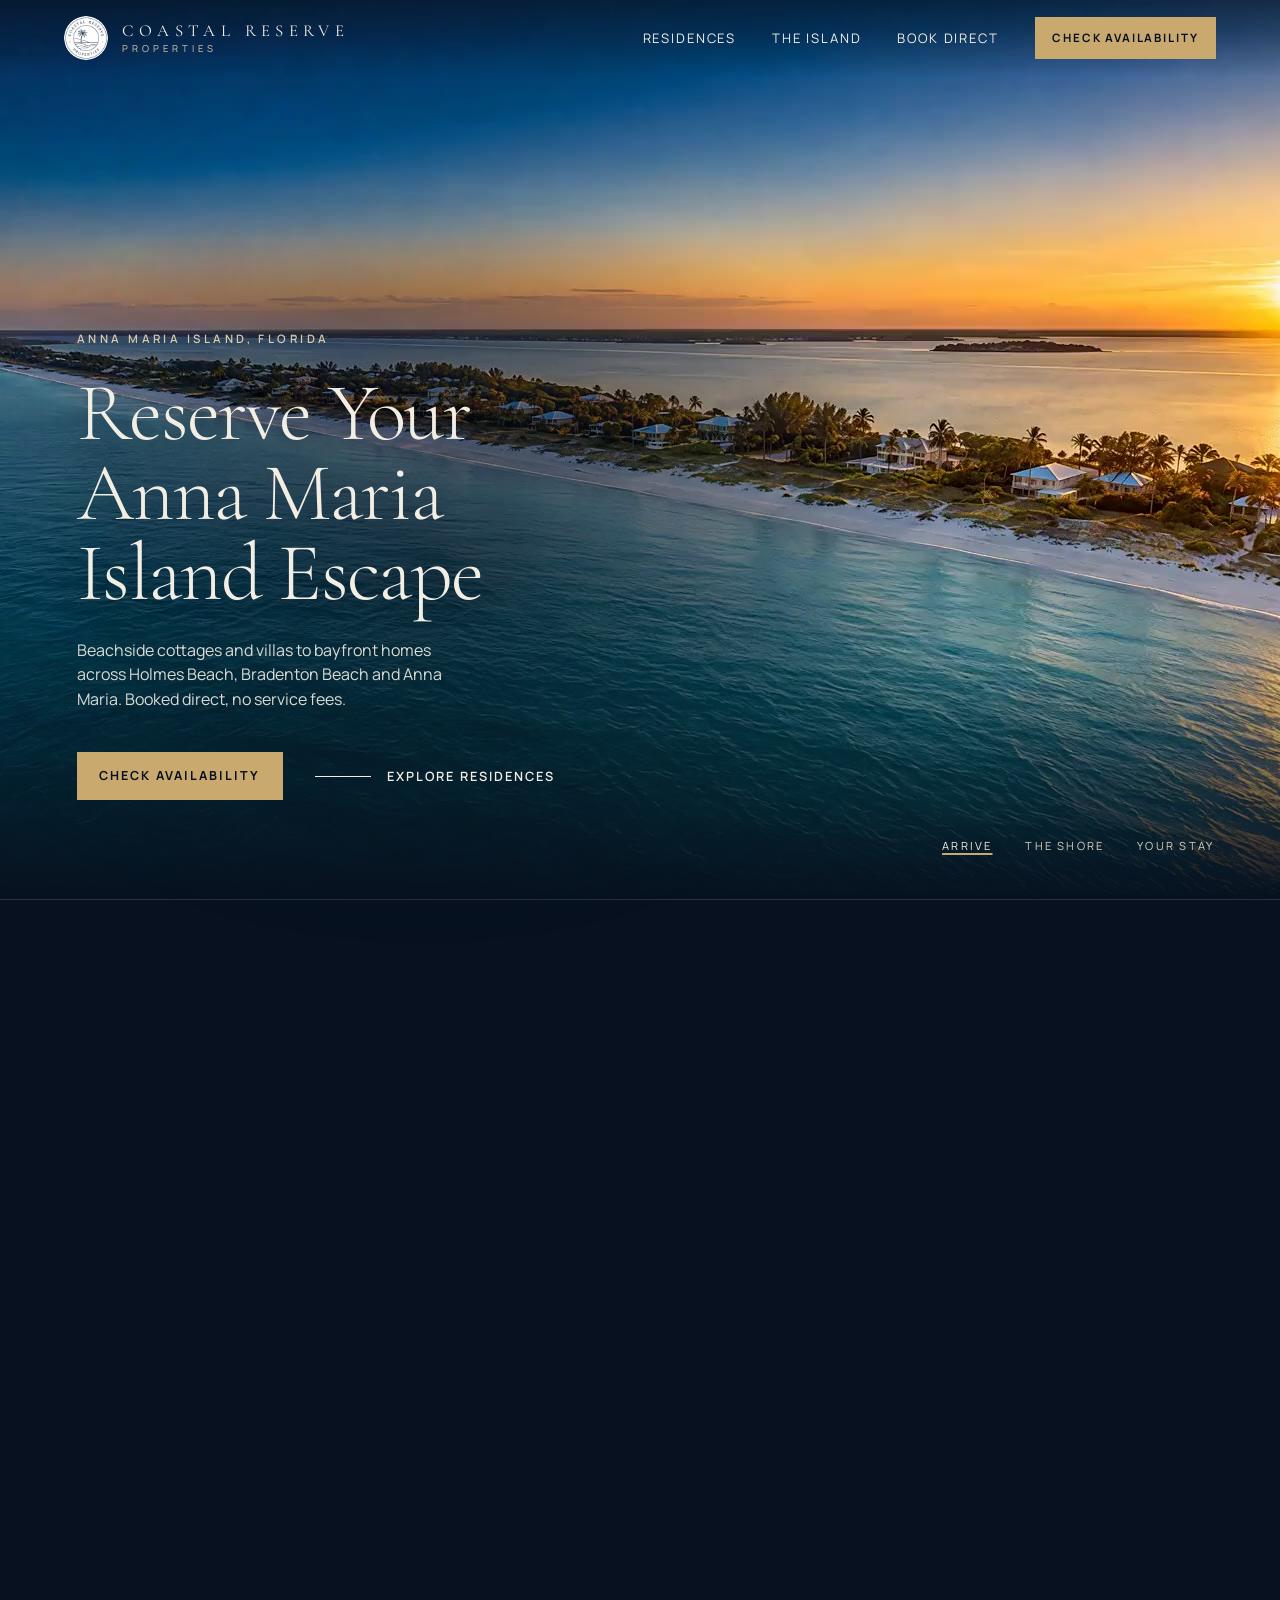
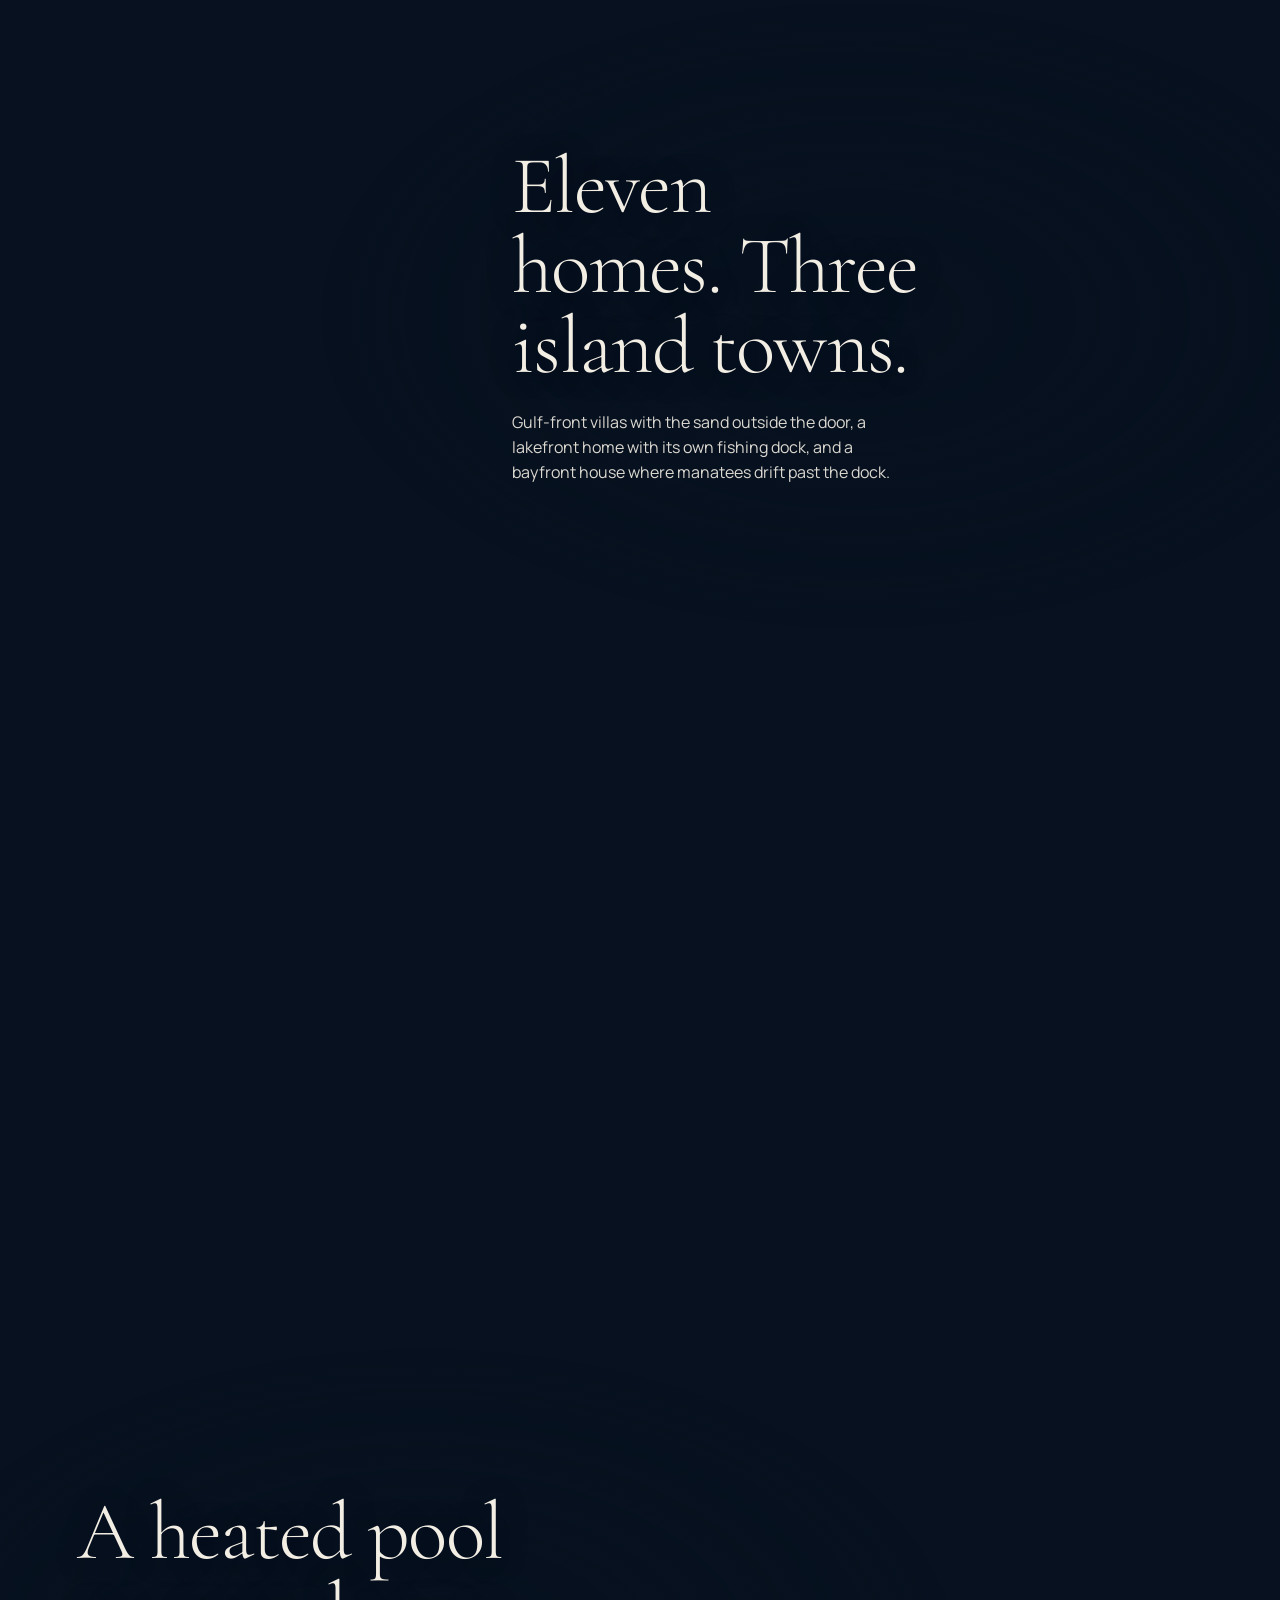
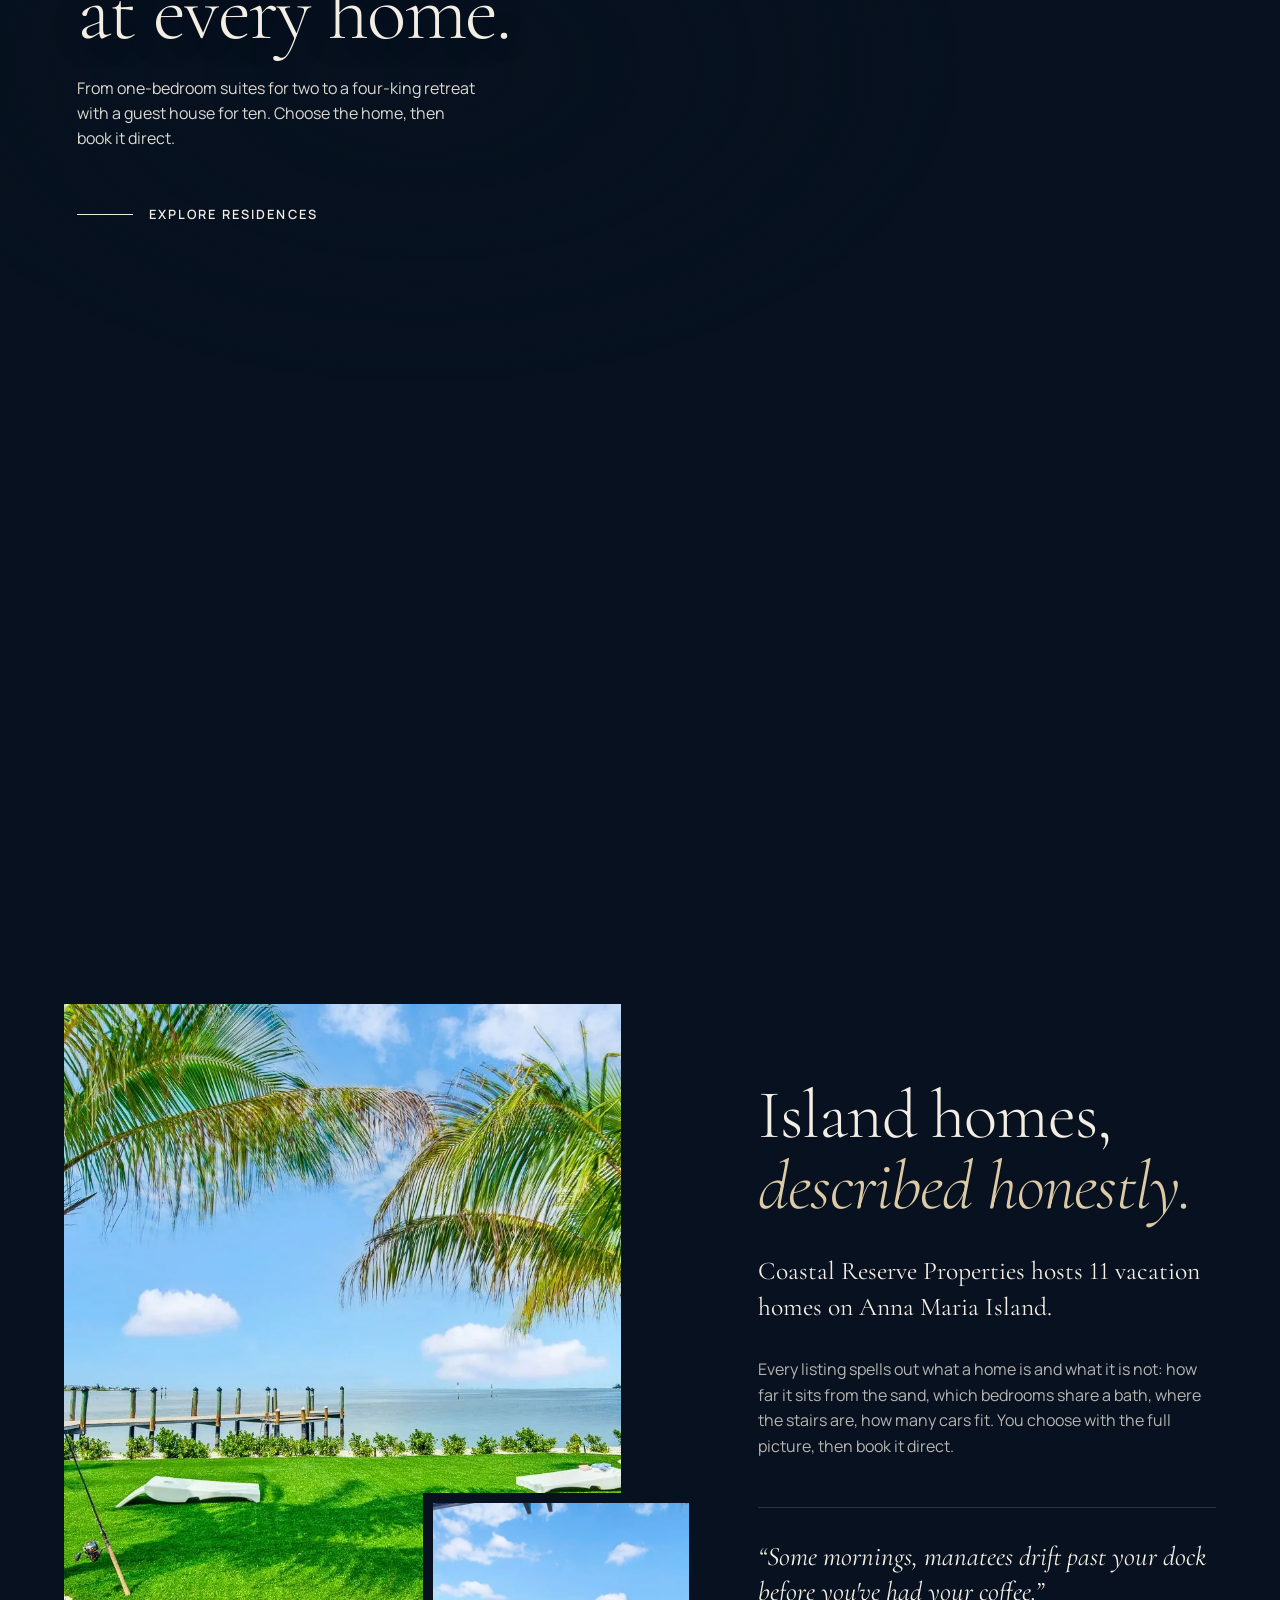
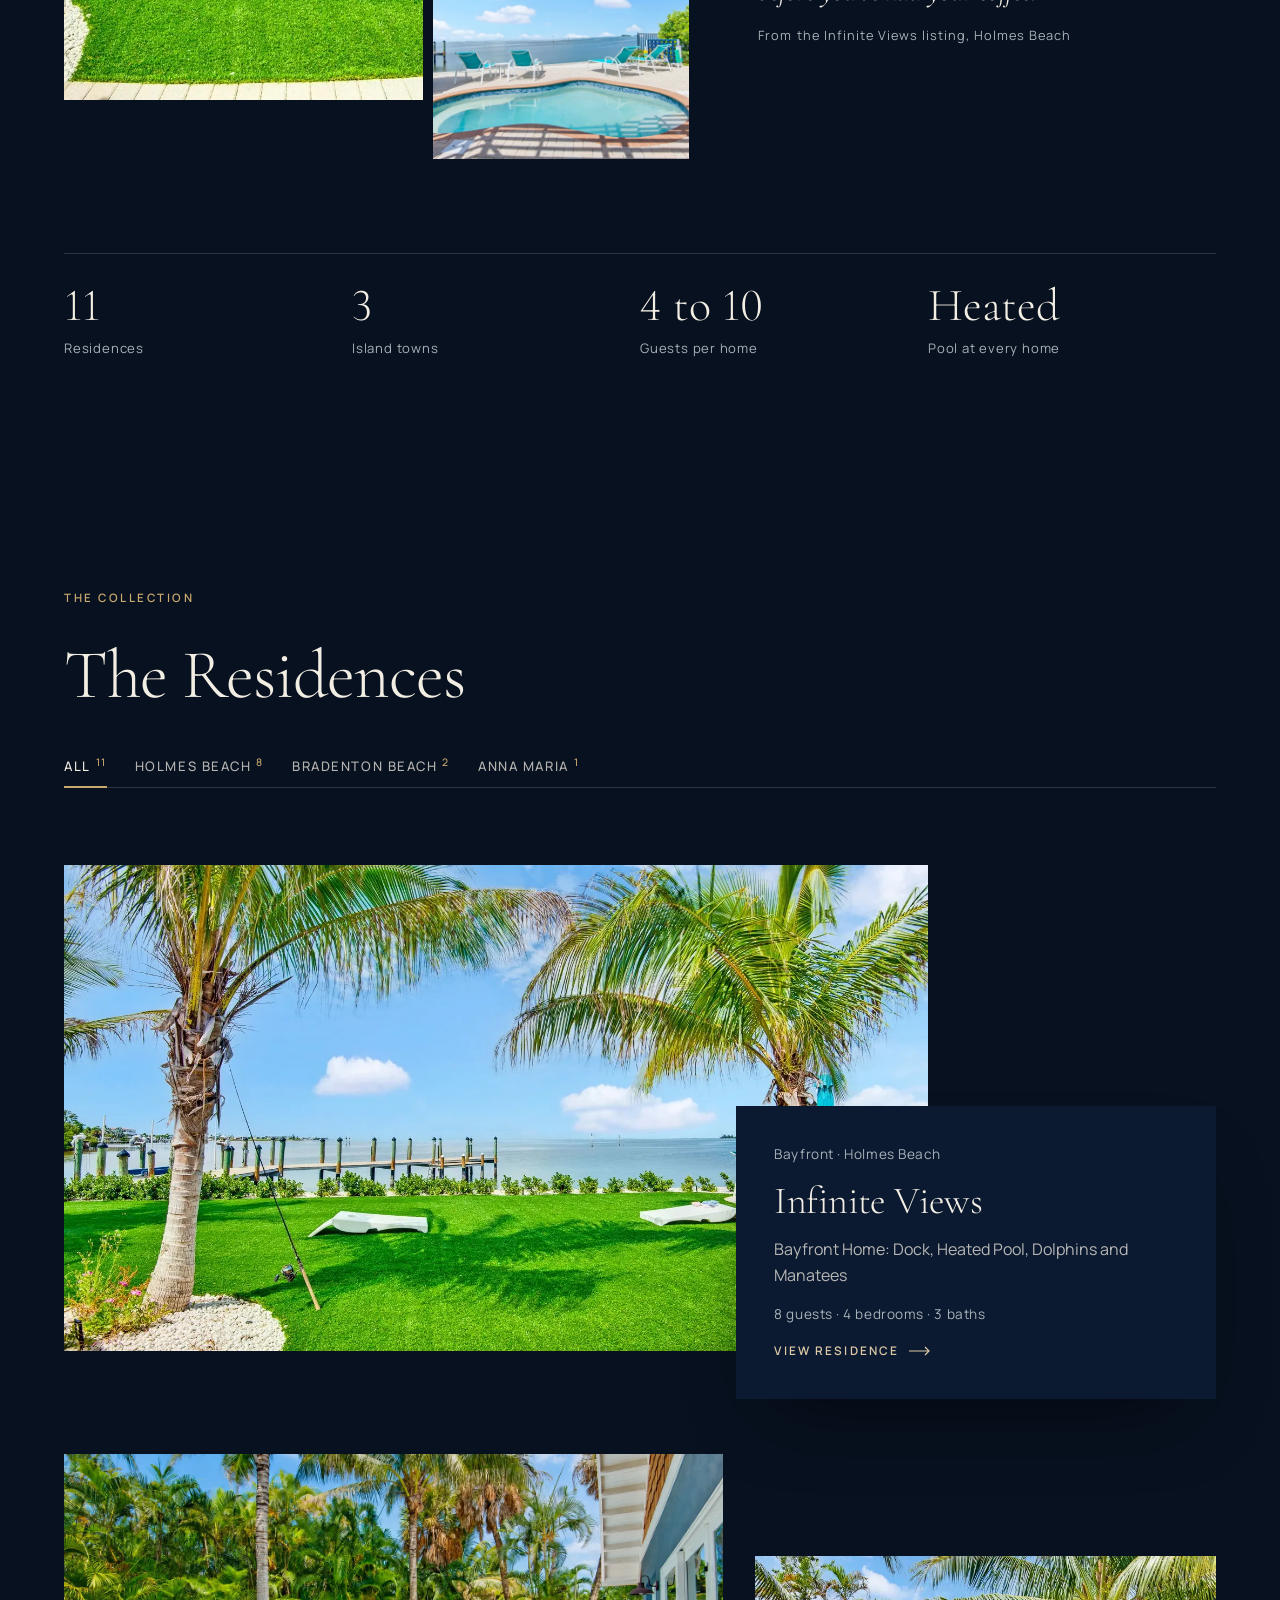
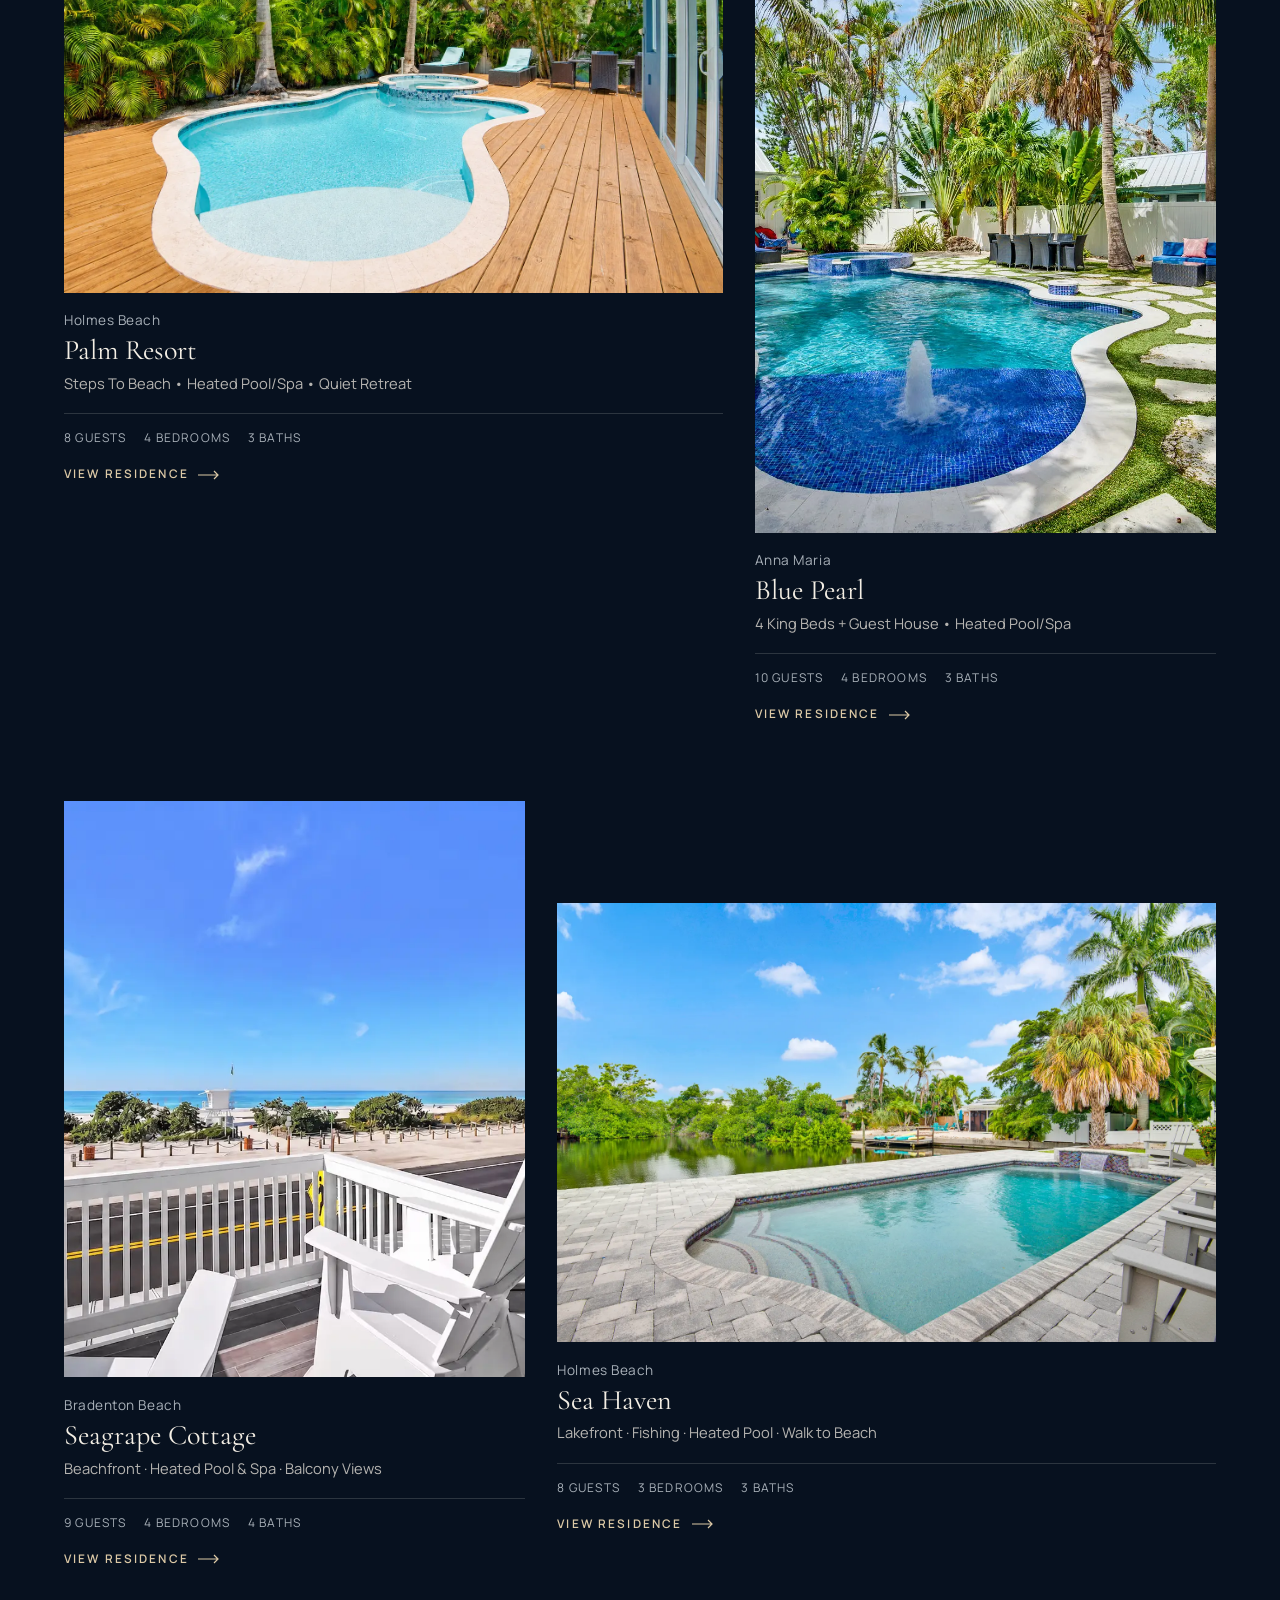
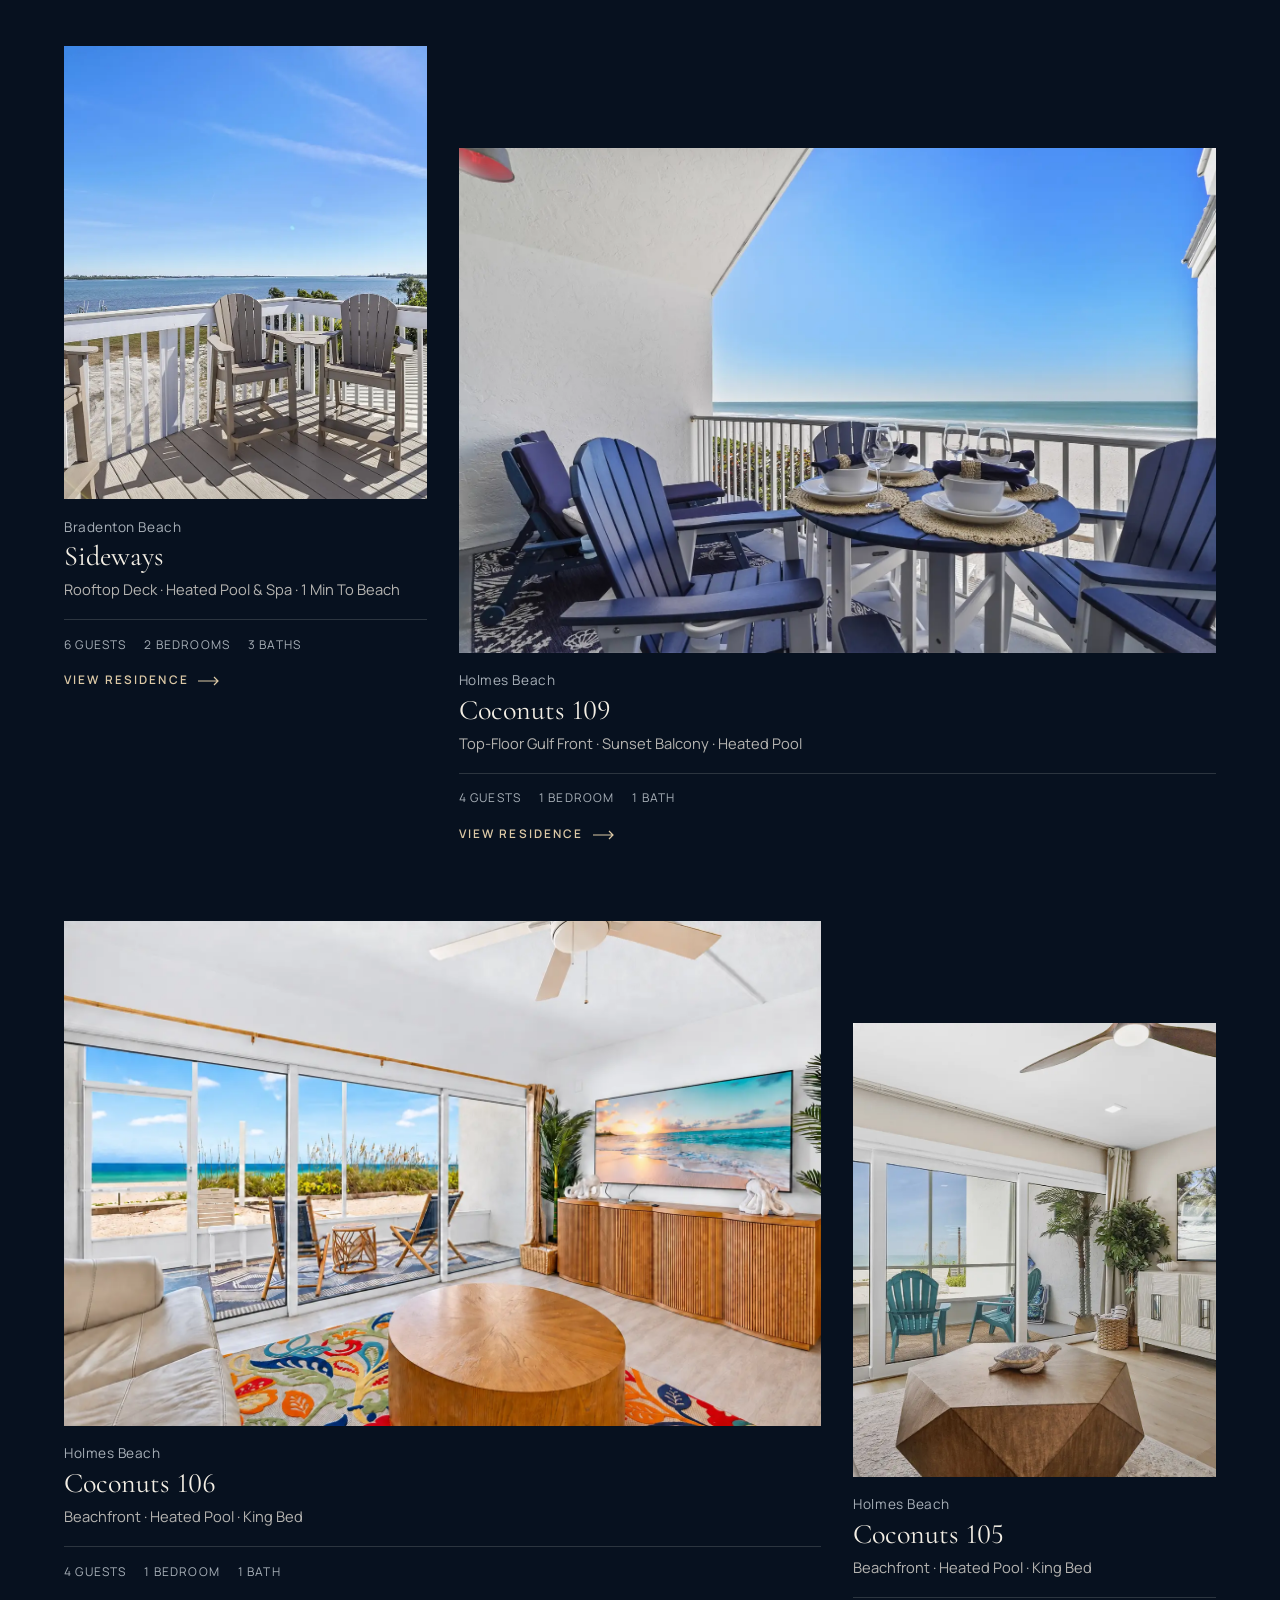
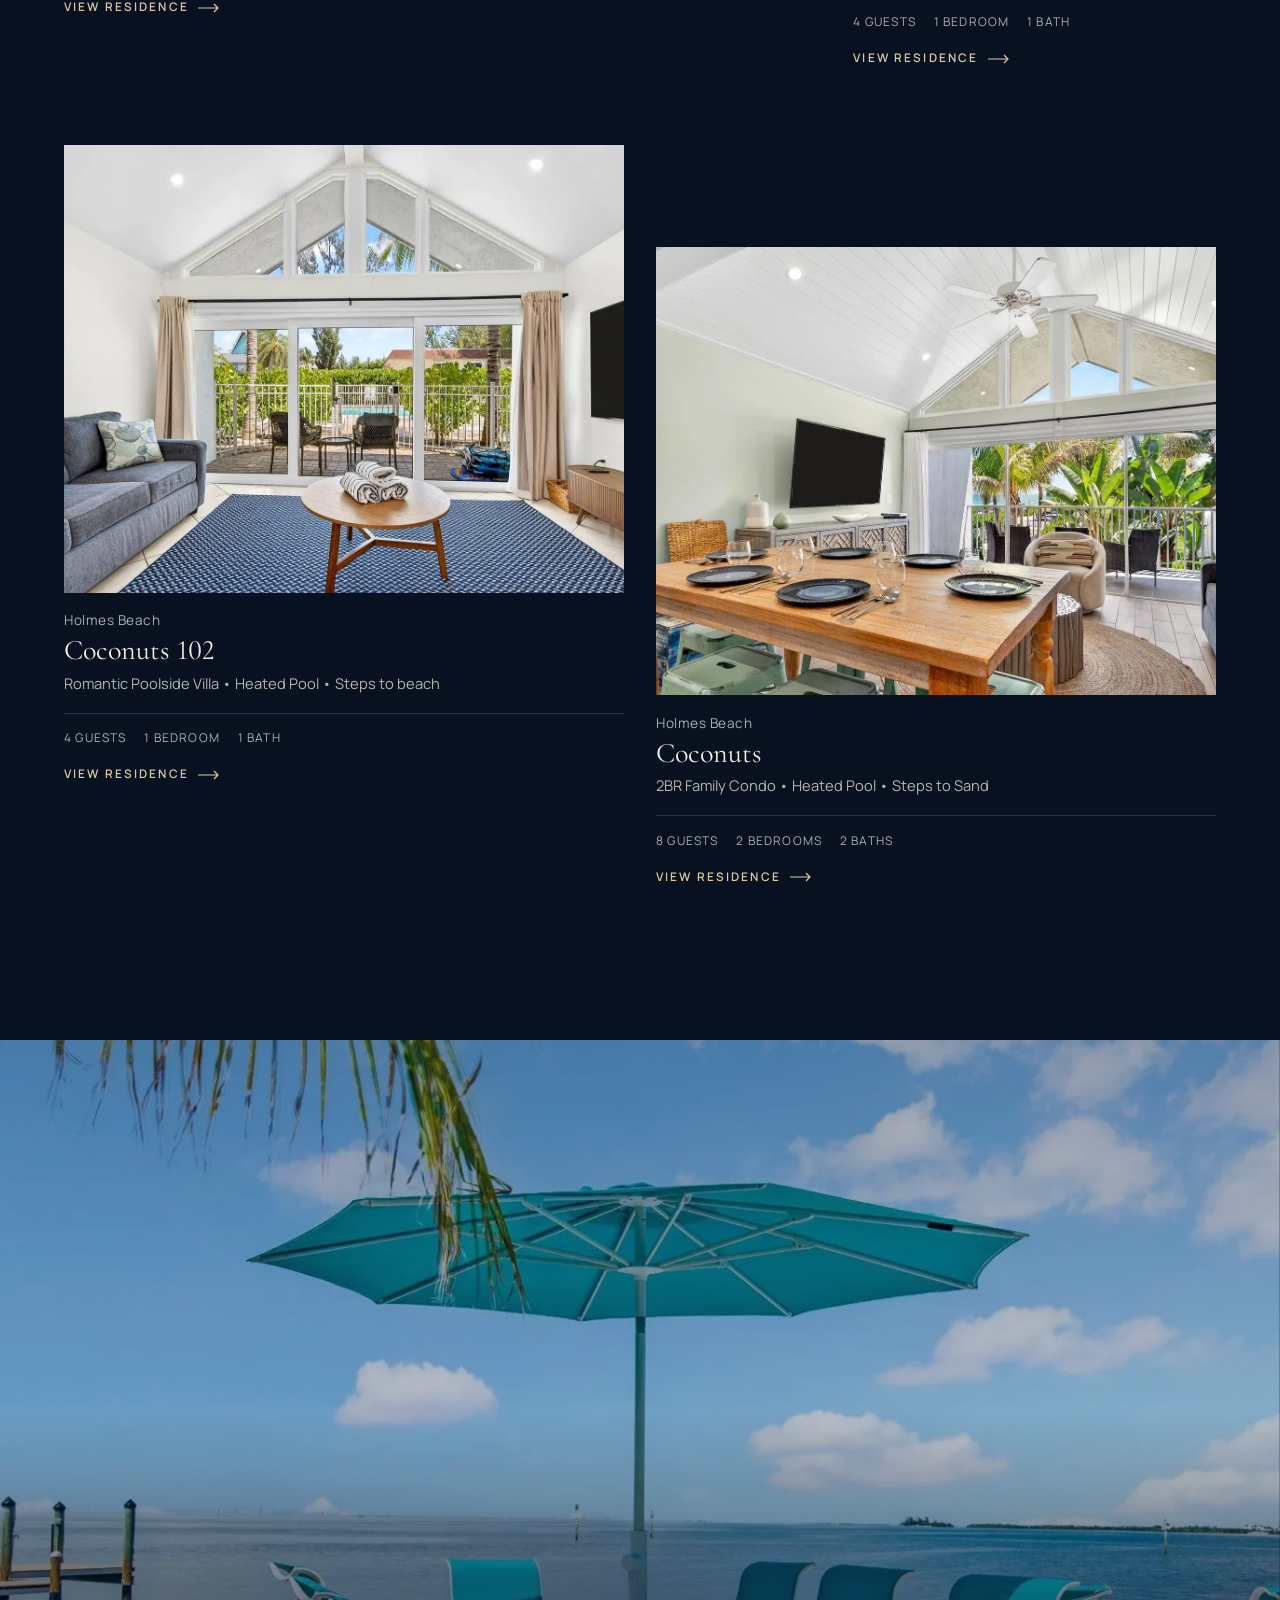
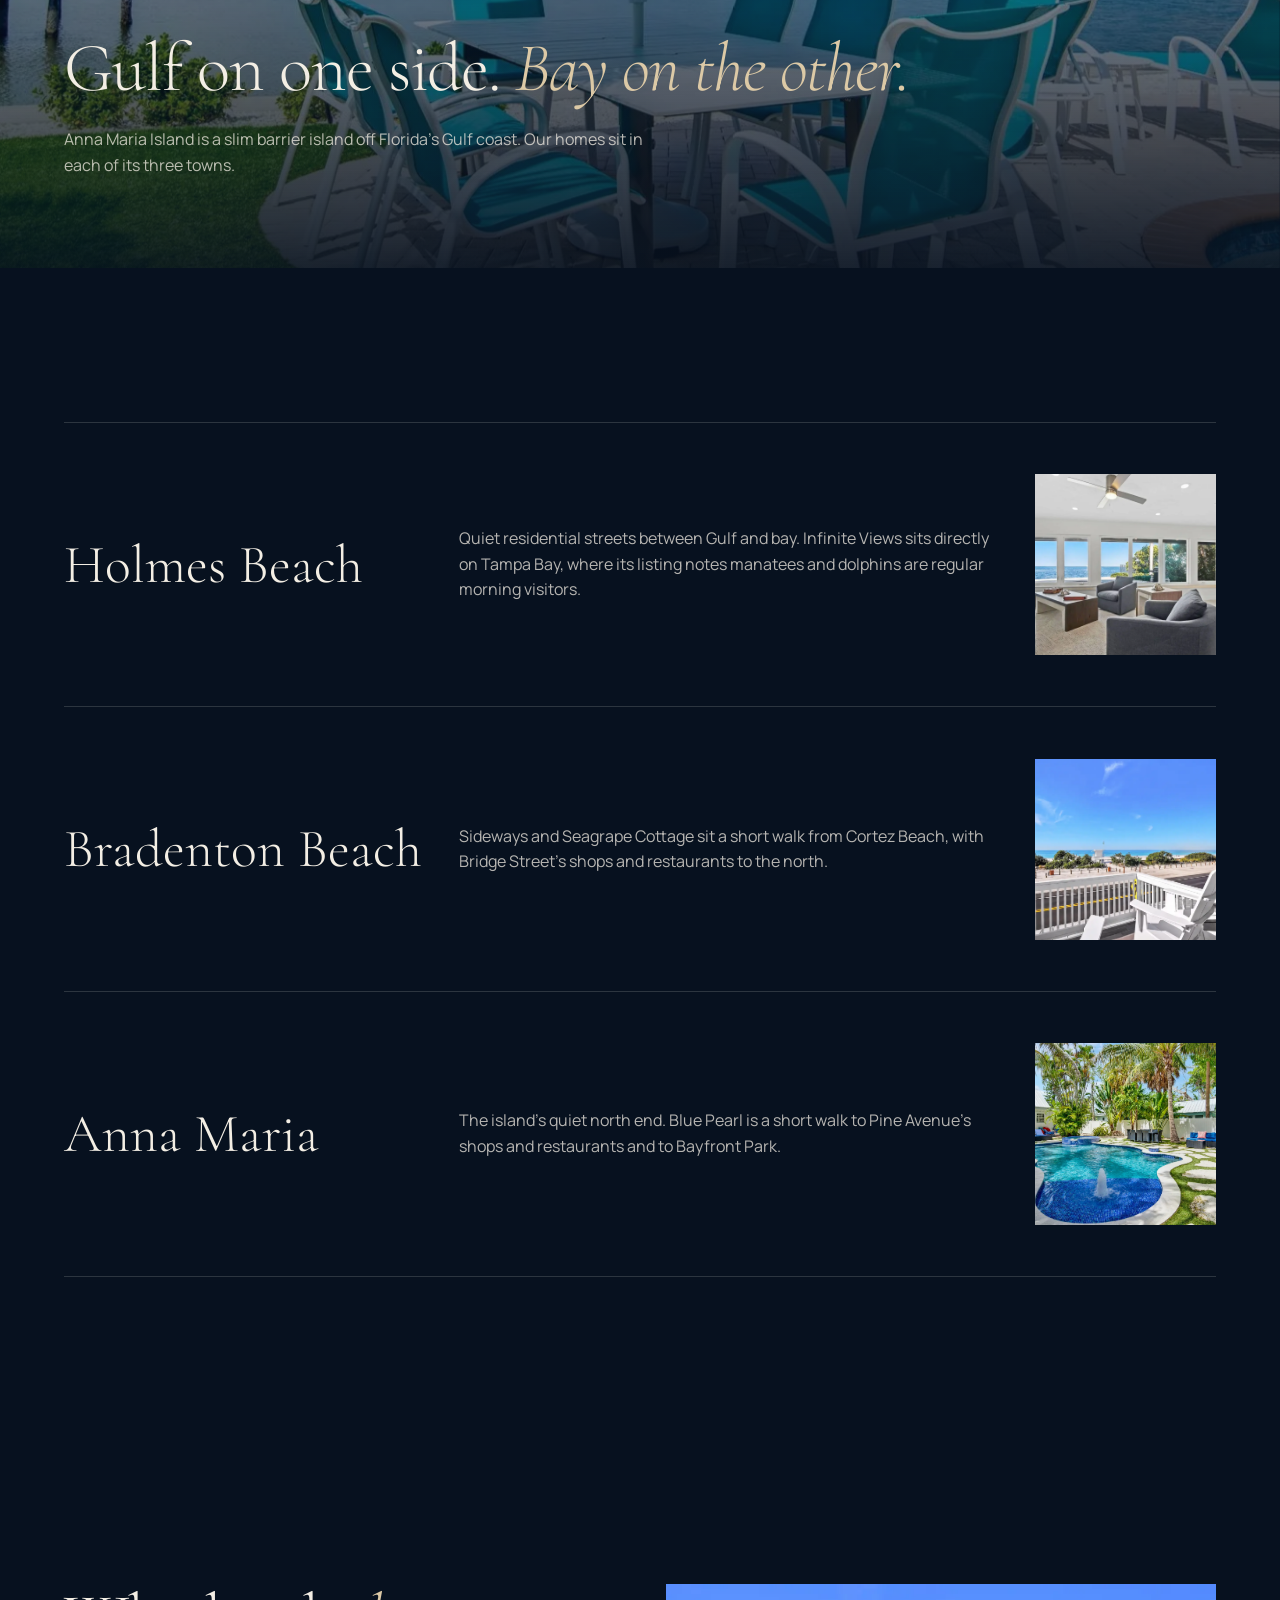
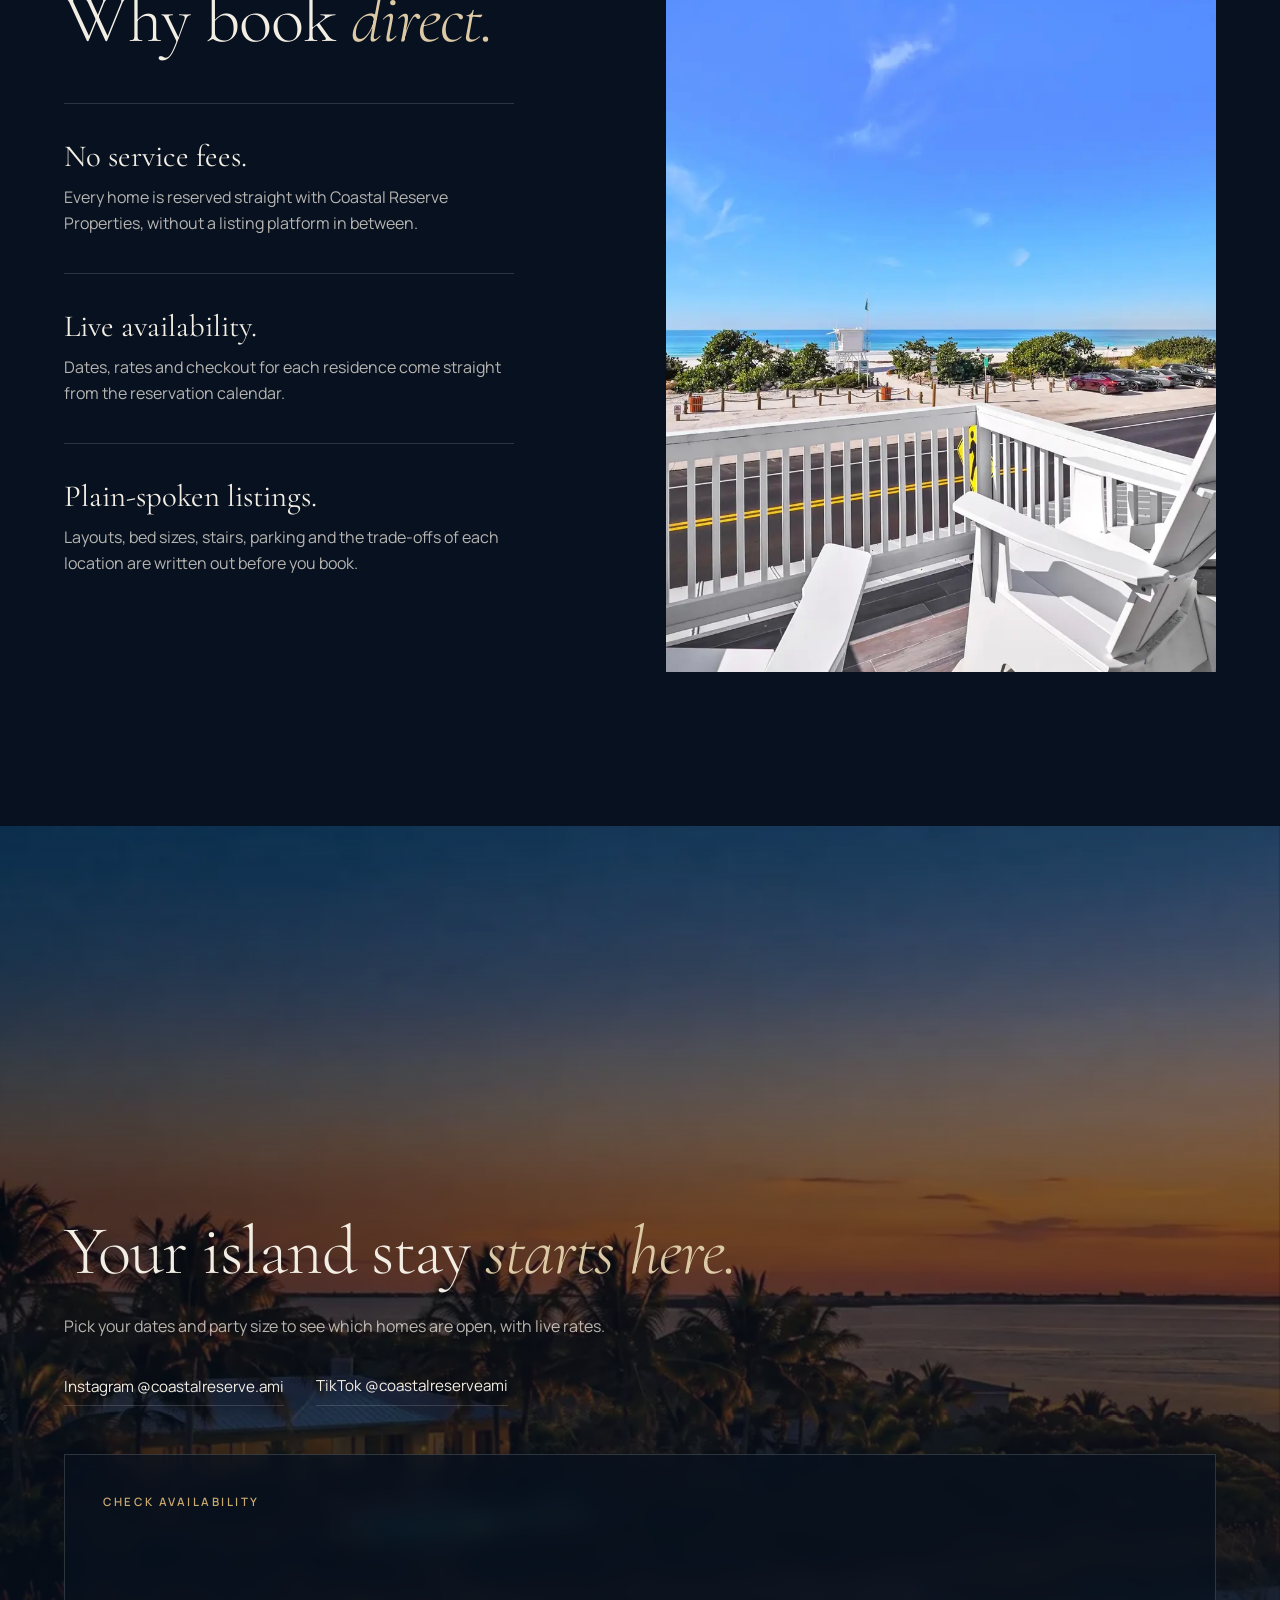
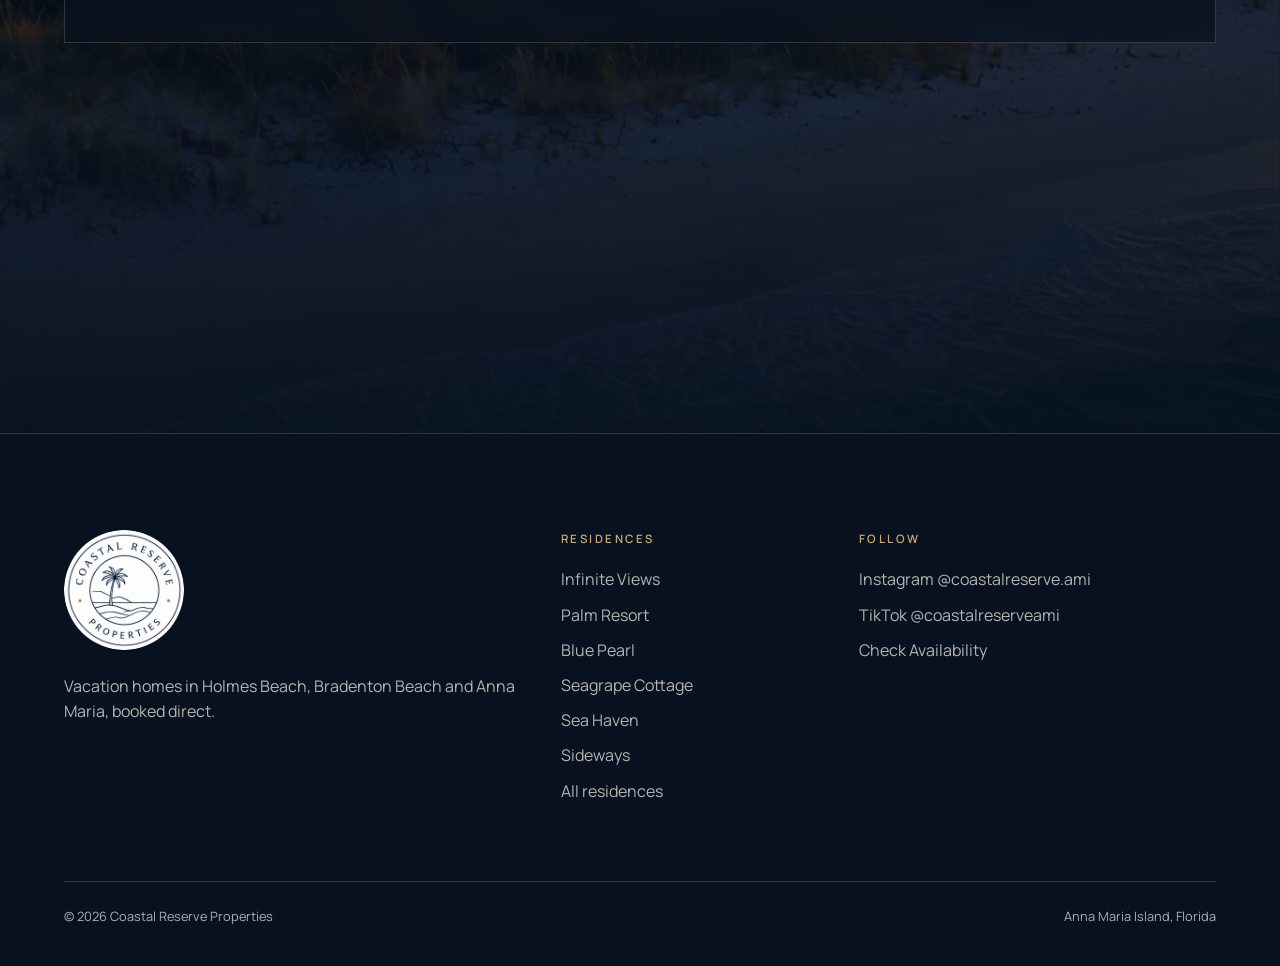
<file: index.html>
<!doctype html>
<html lang="en">
<head>
  <meta charset="utf-8" />
  <meta name="viewport" content="width=device-width, initial-scale=1" />
  <title>Coastal Reserve Properties | Anna Maria Island Vacation Homes</title>
  <meta name="description" content="Beachside cottages and villas to bayfront homes across Holmes Beach, Bradenton Beach and Anna Maria. Booked direct, no service fees." />
  <meta name="theme-color" content="#07111f" />
  <meta property="og:type" content="website" />
  <meta property="og:site_name" content="Coastal Reserve Properties" />
  <meta property="og:title" content="Coastal Reserve Properties" />
  <meta property="og:description" content="Eleven vacation homes on Anna Maria Island, Florida, from Gulf-front villas to a bayfront home with a private dock. Booked direct, no service fees." />
  <meta property="og:image" content="https://alfonsoraul03-dot.github.io/HOTEL/assets/film/coast-poster.jpg" />
  <meta name="twitter:card" content="summary_large_image" />
  <link rel="icon" href="favicon.ico" sizes="any" />
  <link rel="icon" type="image/png" sizes="192x192" href="assets/brand/icon-192.png" />
  <link rel="apple-touch-icon" href="assets/brand/apple-touch-icon.png" />
  <link rel="manifest" href="site.webmanifest" />
  <link rel="preconnect" href="https://fonts.googleapis.com" />
  <link rel="preconnect" href="https://fonts.gstatic.com" crossorigin />
  <link rel="stylesheet" href="https://fonts.googleapis.com/css2?family=Cormorant+Garamond:ital,wght@0,300;0,400;0,500;1,300;1,400&family=Manrope:wght@400;500;600;700&display=swap" />
  <link rel="stylesheet" href="css/styles.css" />
  <link rel="preload" as="image" href="assets/film/coast-poster.jpg" />
  <script type="application/ld+json">
    {"@context":"https://schema.org","@type":"Organization","name":"Coastal Reserve Properties","logo":"assets/brand/seal-512.png","areaServed":"Anna Maria Island, Florida","sameAs":["https://instagram.com/coastalreserve.ami","https://tiktok.com/@coastalreserveami"]}
  </script>
</head>
<body class="cr-body">
  <a class="cr-skip" href="#main">Skip to content</a>
  <div data-site-nav></div>

  <main id="main">
    <!-- Opening film: scroll plays one continuous aerial take; chapters read over it. -->
    <section class="scroll-scrub cr-journey" data-film style="--ss-accent:#c9a96e;--ss-bg:#07111f;--ss-ink:#f3eee4;--ss-muted:#d8d1c3">
      <div class="scroll-scrub__stage">
        <div aria-hidden="true" class="scroll-scrub__media">
          <figure class="scroll-scrub__layer">
            <picture class="scroll-scrub__picture">
              <source media="(hover: none) and (pointer: coarse), (max-width: 860px)" srcset="assets/film/coast-mobile-poster.jpg" />
              <img alt="" class="scroll-scrub__poster" fetchpriority="high" src="assets/film/coast-poster.jpg" />
            </picture>
          </figure>
        </div>
        <div aria-hidden="true" class="scroll-scrub__progress"><span></span></div>
        <nav aria-label="Film chapters" class="scroll-scrub__route">
          <button class="scroll-scrub__route-button" data-chapter="0" type="button"><span>Arrive</span></button>
          <button class="scroll-scrub__route-button" data-chapter="1" type="button"><span>The Shore</span></button>
          <button class="scroll-scrub__route-button" data-chapter="2" type="button"><span>Your Stay</span></button>
        </nav>
      </div>

      <div class="scroll-scrub__story">
        <article class="scroll-scrub__chapter" data-align="left" id="arrive" style="min-height:150dvh">
          <div class="scroll-scrub__chapter-pin">
            <div class="scroll-scrub__copy">
              <p class="scroll-scrub__kicker">Anna Maria Island, Florida</p>
              <h1 class="scroll-scrub__title">Reserve Your Anna Maria Island Escape</h1>
              <p class="scroll-scrub__body">Beachside cottages and villas to bayfront homes across Holmes Beach, Bradenton Beach and Anna Maria. Booked direct, no service fees.</p>
              <div class="scroll-scrub__actions">
                <a class="cta-avail" href="#book"><span>Check Availability</span></a>
                <a class="cta-explore" href="#residences"><span class="cta-explore__rule" aria-hidden="true"></span>Explore Residences</a>
              </div>
            </div>
          </div>
        </article>
        <article class="scroll-scrub__chapter" data-align="right" id="shore" style="min-height:150dvh">
          <div class="scroll-scrub__chapter-pin">
            <div class="scroll-scrub__copy">
              <h2 class="scroll-scrub__title">Eleven homes. Three island towns.</h2>
              <p class="scroll-scrub__body">Gulf-front villas with the sand outside the door, a lakefront home with its own fishing dock, and a bayfront house where manatees drift past the dock.</p>
            </div>
          </div>
        </article>
        <article class="scroll-scrub__chapter" data-align="left" id="stay" style="min-height:150dvh">
          <div class="scroll-scrub__chapter-pin">
            <div class="scroll-scrub__copy">
              <h2 class="scroll-scrub__title">A heated pool at every home.</h2>
              <p class="scroll-scrub__body">From one-bedroom suites for two to a four-king retreat with a guest house for ten. Choose the home, then book it direct.</p>
              <div class="scroll-scrub__actions">
                <a class="cta-explore" href="#residences"><span class="cta-explore__rule" aria-hidden="true"></span>Explore Residences</a>
              </div>
            </div>
          </div>
        </article>
      </div>
    </section>

    <!-- Brand intro -->
    <section class="cr-section" aria-labelledby="intro-title">
      <div class="cr-wrap cr-intro">
        <div class="cr-intro__media">
          <figure data-reveal="media">
            <img alt="Palms and lawn over Tampa Bay at Infinite Views, Holmes Beach" loading="lazy" src="assets/island/coast-5.webp" />
          </figure>
          <figure class="cr-intro__inset" data-reveal="media">
            <img alt="Heated plunge pool beside the bay at Infinite Views" loading="lazy" src="assets/island/coast-7.webp" />
          </figure>
        </div>
        <div class="cr-intro__text">
          <h2 class="cr-display cr-h2" data-reveal id="intro-title">Island homes, <em>described honestly.</em></h2>
          <p class="cr-lead" data-reveal>Coastal Reserve Properties hosts <span data-count="residences">11</span> vacation homes on Anna Maria Island.</p>
          <p class="cr-copy" data-reveal>Every listing spells out what a home is and what it is not: how far it sits from the sand, which bedrooms share a bath, where the stairs are, how many cars fit. You choose with the full picture, then book it direct.</p>
          <blockquote class="cr-quote" data-reveal>
            <p>“Some mornings, manatees drift past your dock before you've had your coffee.”</p>
            <footer>From the Infinite Views listing, Holmes Beach</footer>
          </blockquote>
        </div>
        <dl class="cr-facts">
          <div data-reveal><dt data-count="residences">11</dt><dd>Residences</dd></div>
          <div data-reveal><dt>3</dt><dd>Island towns</dd></div>
          <div data-reveal><dt data-count="guests">4 to 10</dt><dd>Guests per home</dd></div>
          <div data-reveal><dt>Heated</dt><dd>Pool at every home</dd></div>
        </dl>
      </div>
    </section>

    <!-- Residences -->
    <section class="cr-section" id="residences" aria-labelledby="residences-title">
      <div class="cr-wrap">
        <div class="cr-res-head">
          <p class="cr-label">The Collection</p>
          <h2 class="cr-display cr-h2" id="residences-title" data-reveal>The Residences</h2>
          <div class="cr-filter" role="group" aria-label="Filter residences by town" data-filter></div>
        </div>
        <div data-feature></div>
        <div class="cr-grid" data-grid></div>
      </div>
    </section>

    <!-- The island -->
    <section id="island" aria-labelledby="island-title">
      <div class="cr-plate">
        <div class="cr-plate__img" data-parallax="0.12">
          <img alt="Outdoor dining by Tampa Bay at Infinite Views" loading="lazy" src="assets/island/coast-6.webp" />
        </div>
        <div class="cr-plate__text">
          <h2 class="cr-display cr-h2" data-reveal id="island-title">Gulf on one side. <em>Bay on the other.</em></h2>
          <p class="cr-copy" data-reveal>Anna Maria Island is a slim barrier island off Florida's Gulf coast. Our homes sit in each of its three towns.</p>
        </div>
      </div>
      <div class="cr-section">
        <ul class="cr-wrap cr-towns" data-towns></ul>
      </div>
    </section>

    <!-- Why book direct -->
    <section class="cr-section" id="direct" aria-labelledby="direct-title">
      <div class="cr-wrap cr-direct">
        <figure class="cr-direct__media" data-reveal="media">
          <img alt="Gulf view from a balcony on Anna Maria Island" loading="lazy" src="assets/island/coast-4.webp" />
        </figure>
        <div class="cr-direct__body">
          <h2 class="cr-display cr-h2" data-reveal id="direct-title">Why book <em>direct.</em></h2>
          <ul class="cr-ledger">
            <li data-reveal>
              <h3>No service fees.</h3>
              <p class="cr-copy">Every home is reserved straight with Coastal Reserve Properties, without a listing platform in between.</p>
            </li>
            <li data-reveal>
              <h3>Live availability.</h3>
              <p class="cr-copy">Dates, rates and checkout for each residence come straight from the reservation calendar.</p>
            </li>
            <li data-reveal>
              <h3>Plain-spoken listings.</h3>
              <p class="cr-copy">Layouts, bed sizes, stairs, parking and the trade-offs of each location are written out before you book.</p>
            </li>
          </ul>
        </div>
      </div>
    </section>

    <!-- Closing / booking -->
    <section class="cr-close" id="book" aria-labelledby="book-title">
      <div class="cr-close__bg" data-parallax="0.08">
        <img alt="" loading="lazy" src="assets/world/closing.webp" />
      </div>
      <div class="cr-close__inner">
        <div class="cr-close__text">
          <h2 class="cr-display cr-h2" data-reveal id="book-title">Your island stay <em>starts here.</em></h2>
          <p class="cr-copy" data-reveal>Pick your dates and party size to see which homes are open, with live rates.</p>
          <div class="cr-socials" data-reveal>
            <a class="cta-social" href="https://instagram.com/coastalreserve.ami" target="_blank" rel="noreferrer">Instagram @coastalreserve.ami</a>
            <a class="cta-social" href="https://tiktok.com/@coastalreserveami" target="_blank" rel="noreferrer">TikTok @coastalreserveami</a>
          </div>
        </div>
        <div class="cr-close__panel">
          <div class="cr-panel">
            <p class="cr-label">Check Availability</p>
            <div class="cr-widget" data-booking-search="search">
              <p class="cr-widget__fallback">Loading live availability…</p>
            </div>
          </div>
        </div>
      </div>
    </section>
  </main>

  <div data-site-footer></div>

  <script src="js/residences.js"></script>
  <script src="js/site.js"></script>
  <script src="js/film.js"></script>
  <script src="js/home.js"></script>
</body>
</html>
</file>
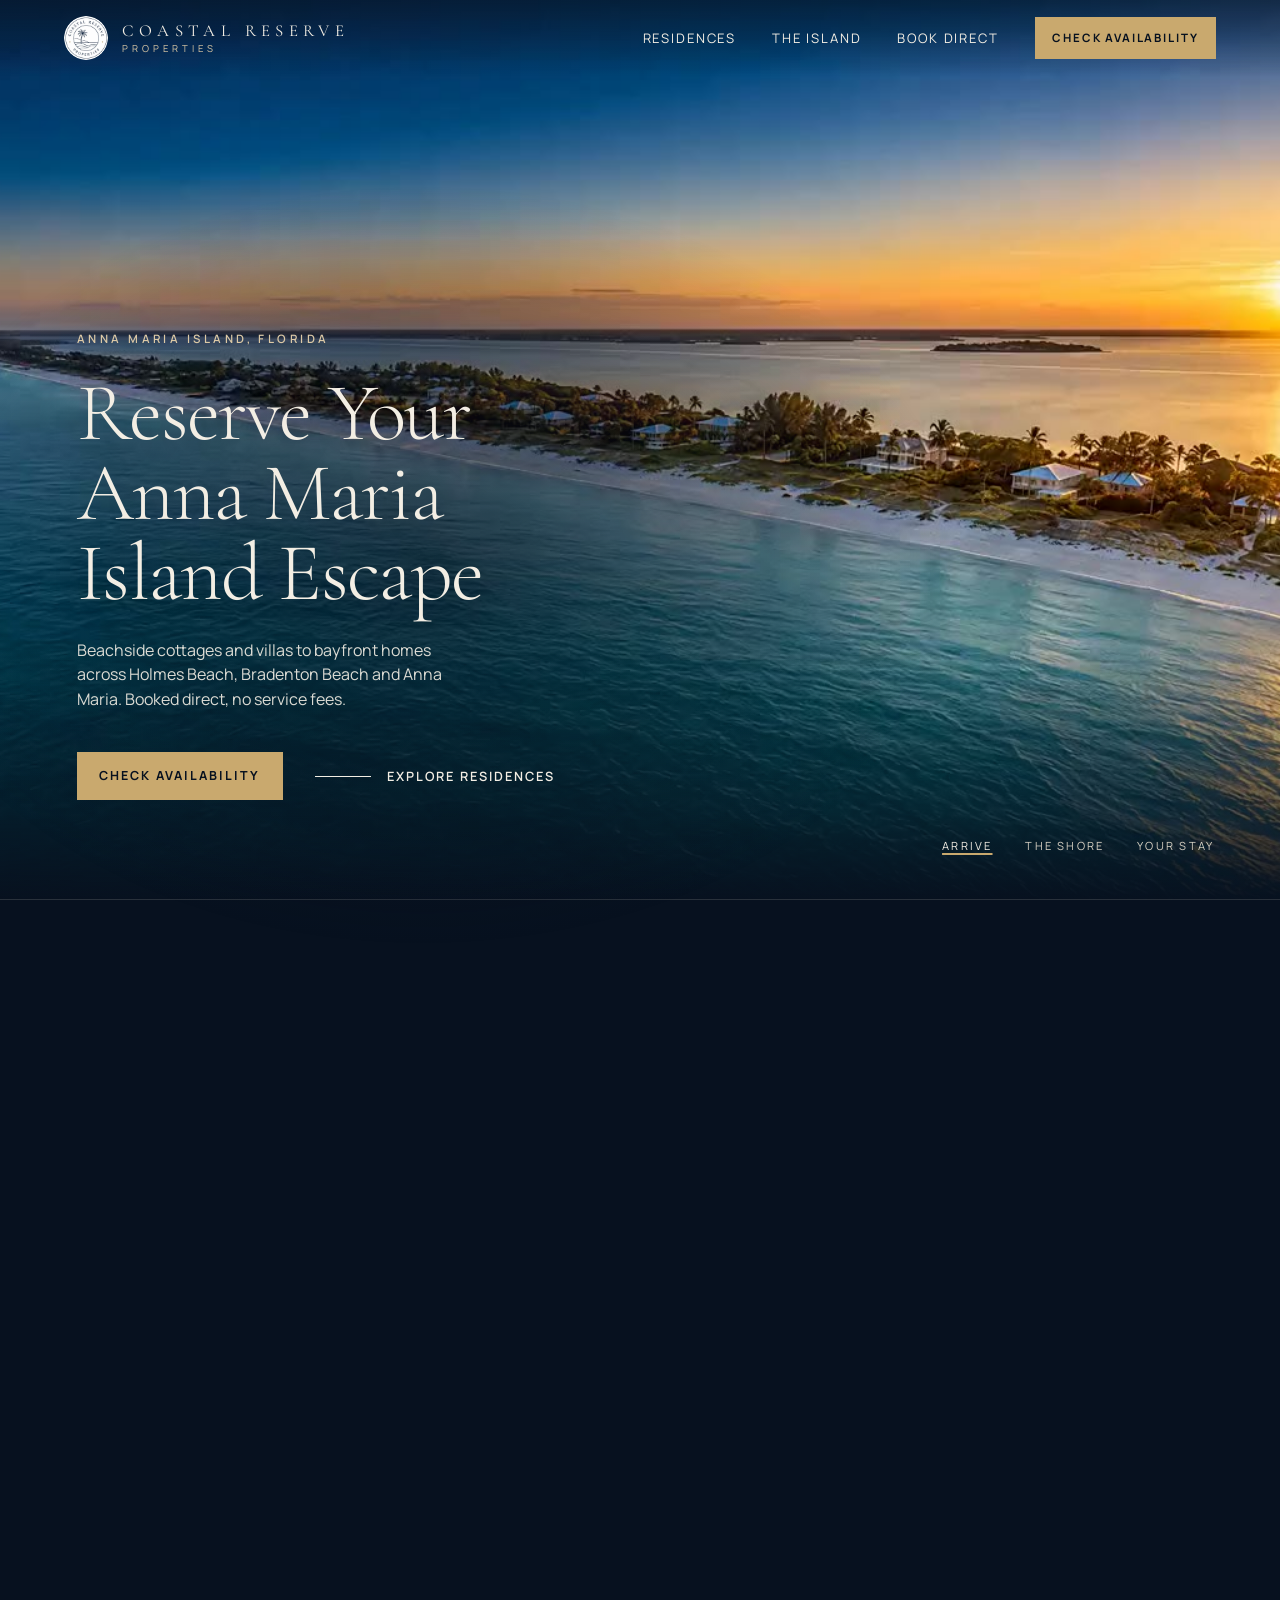
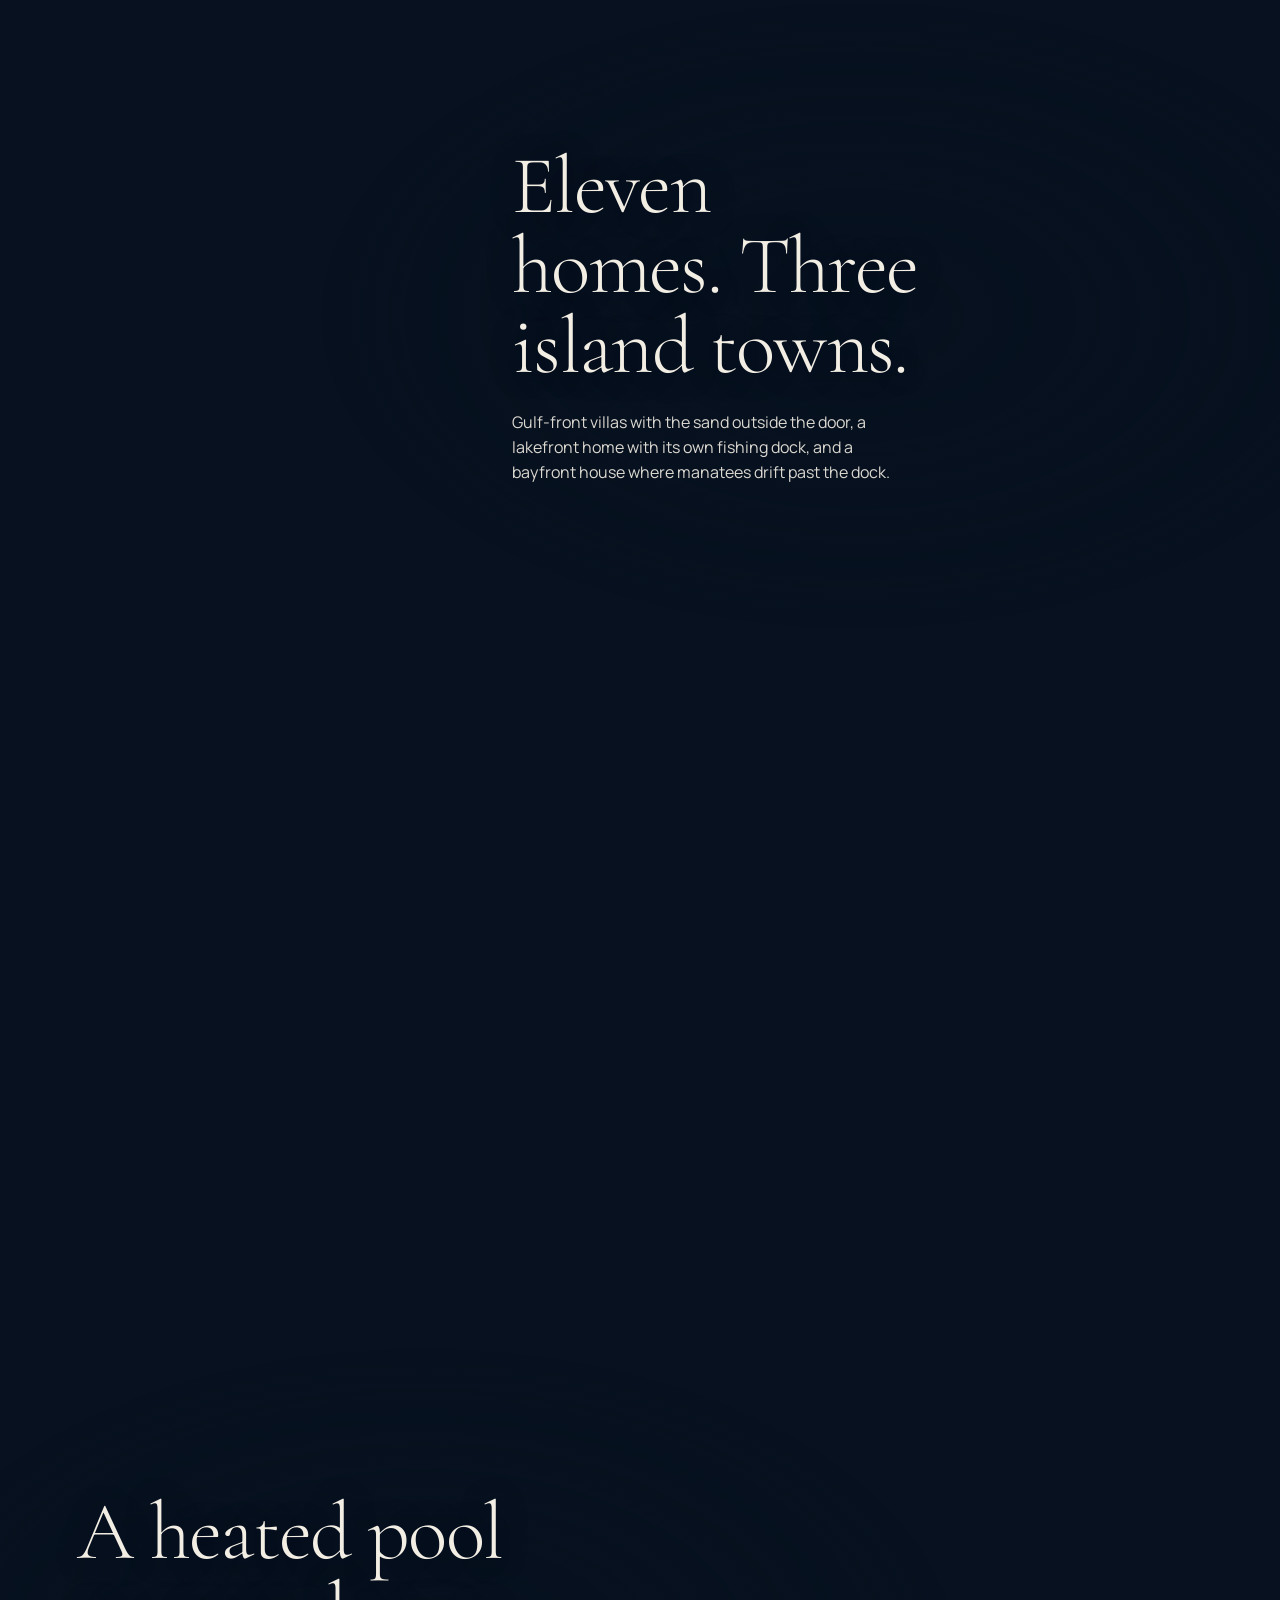
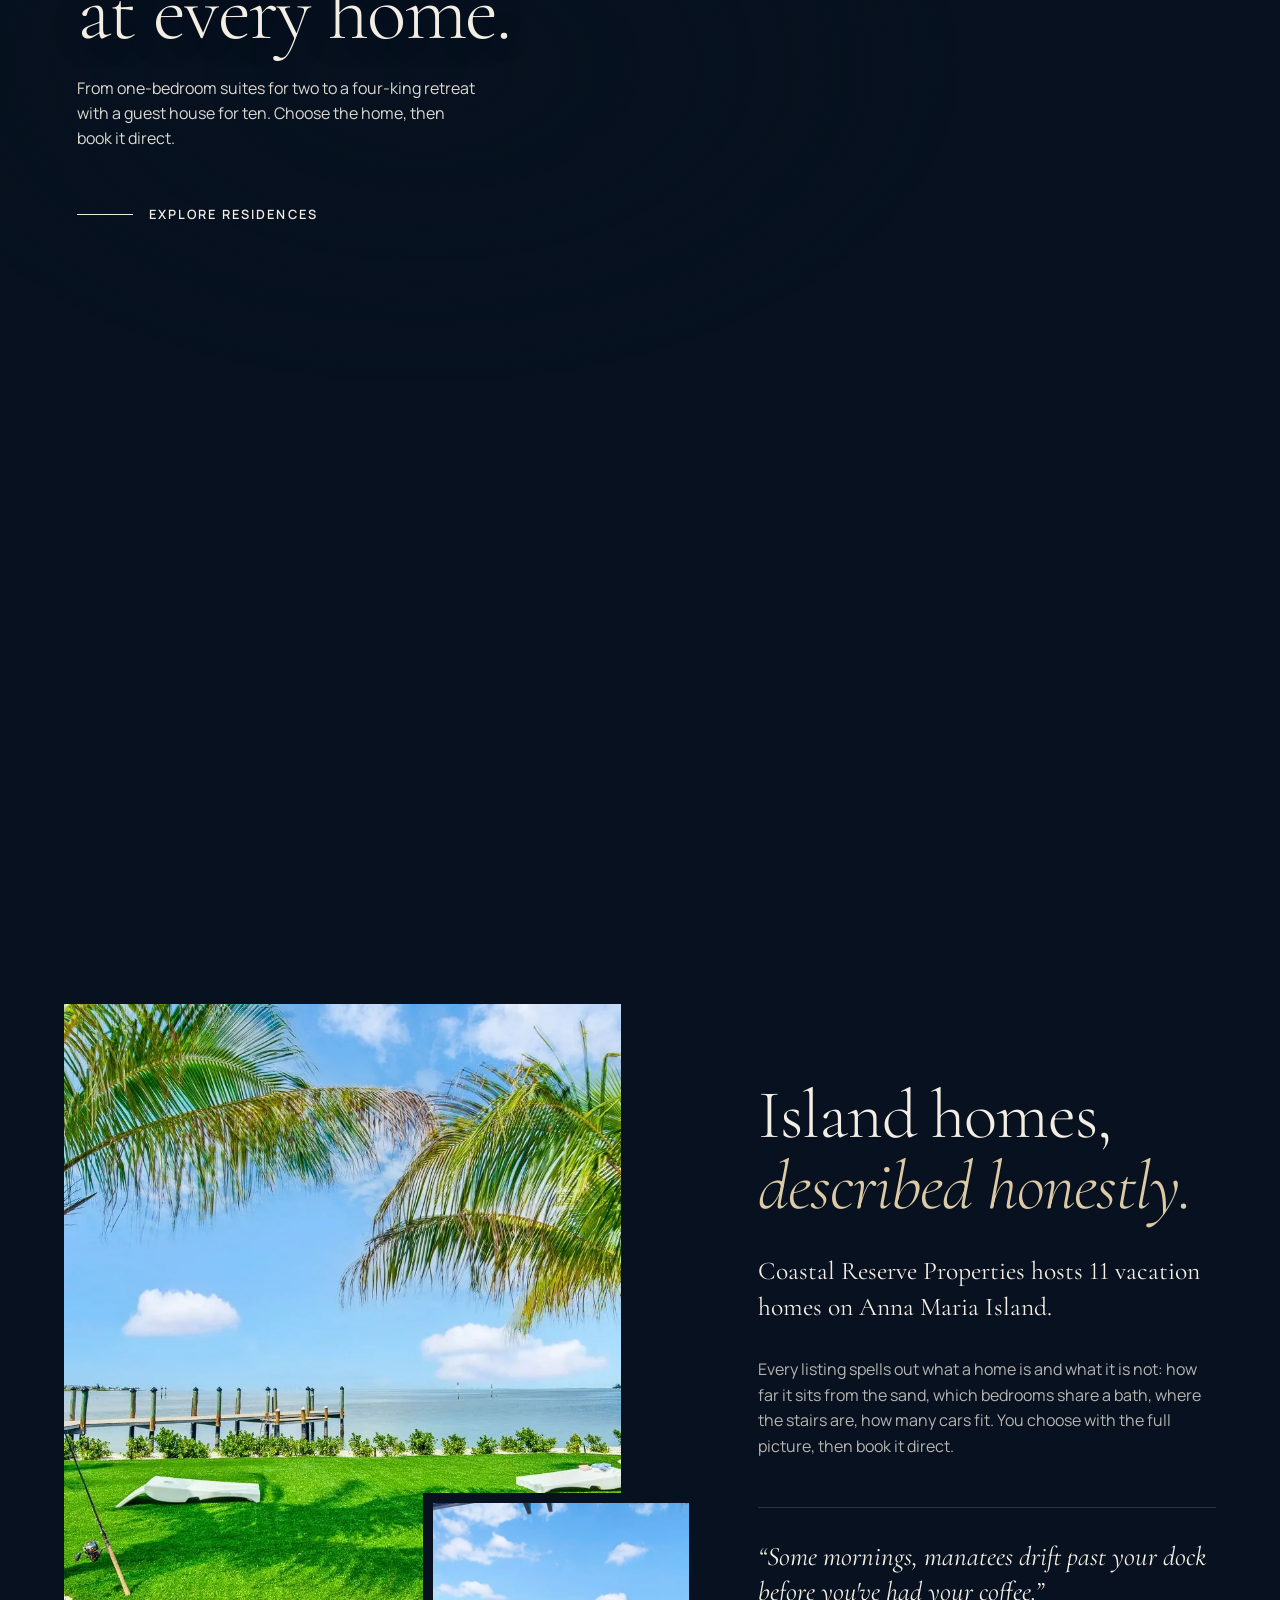
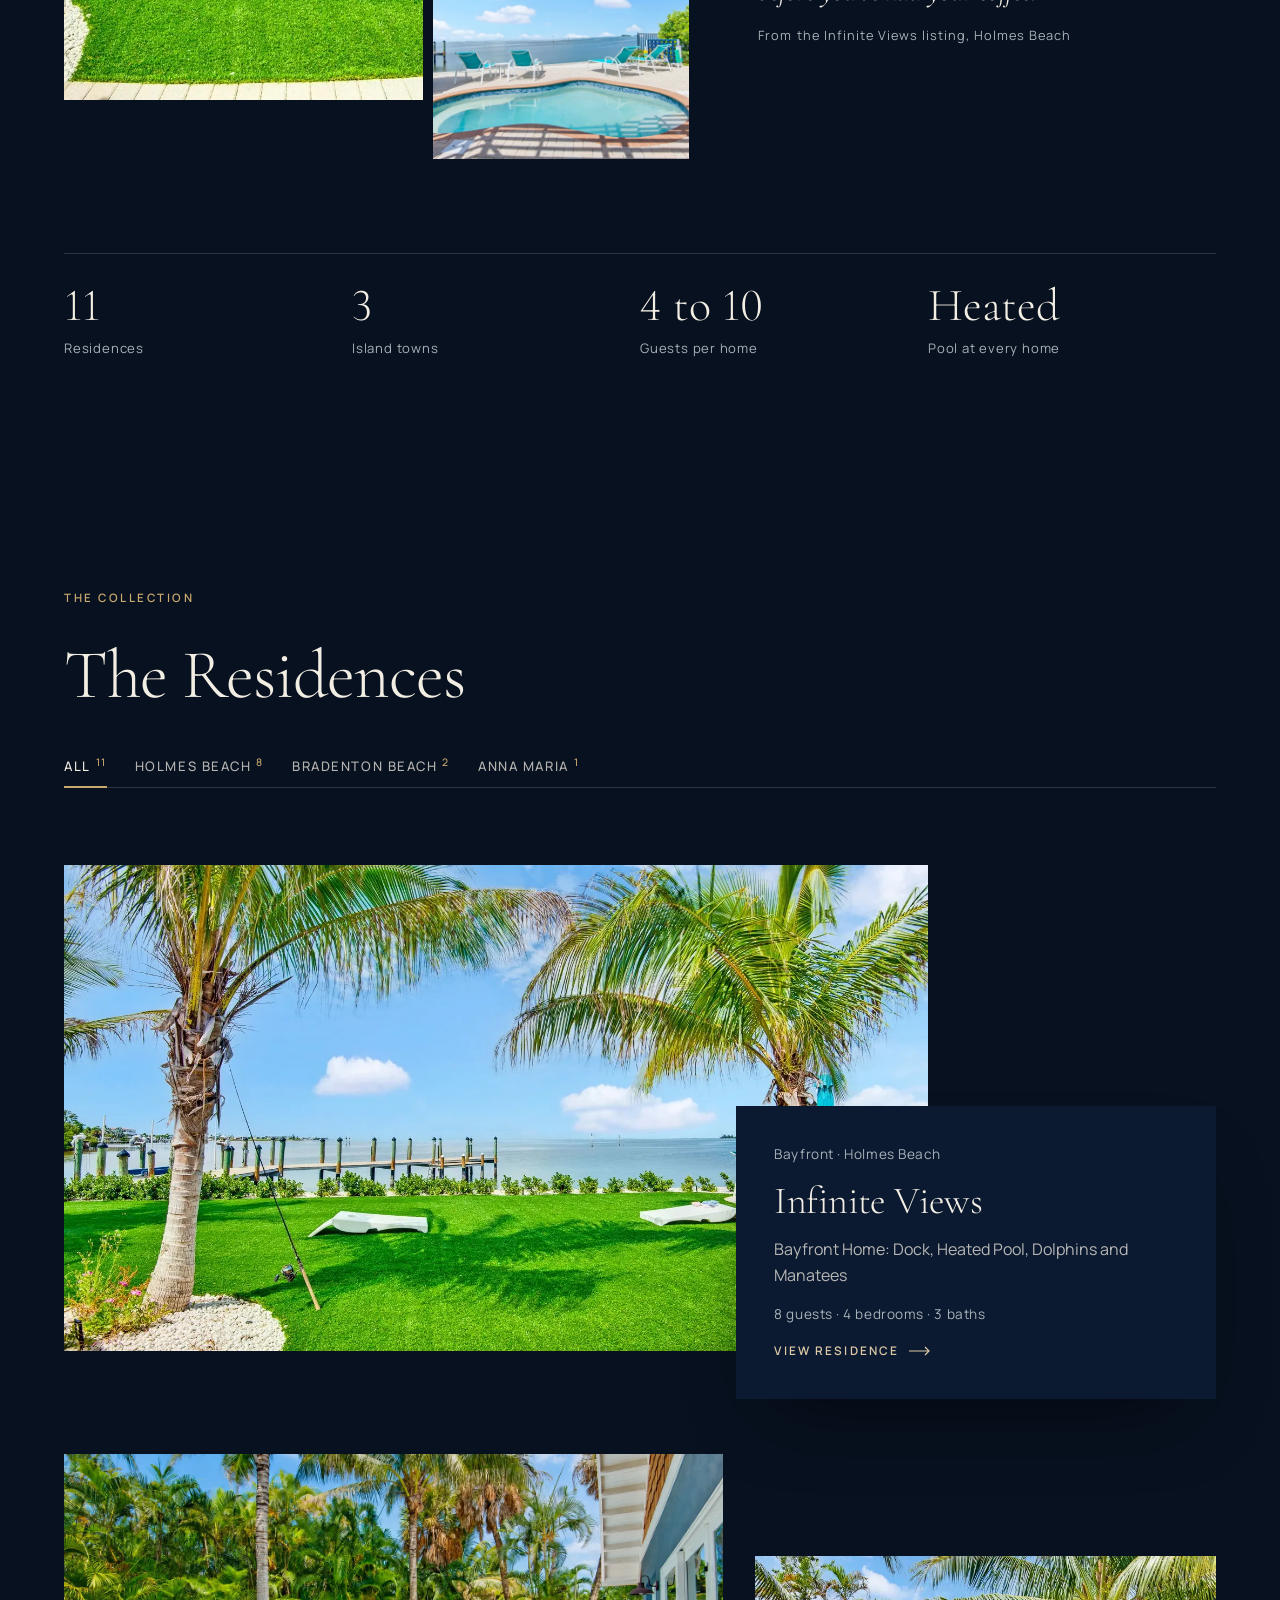
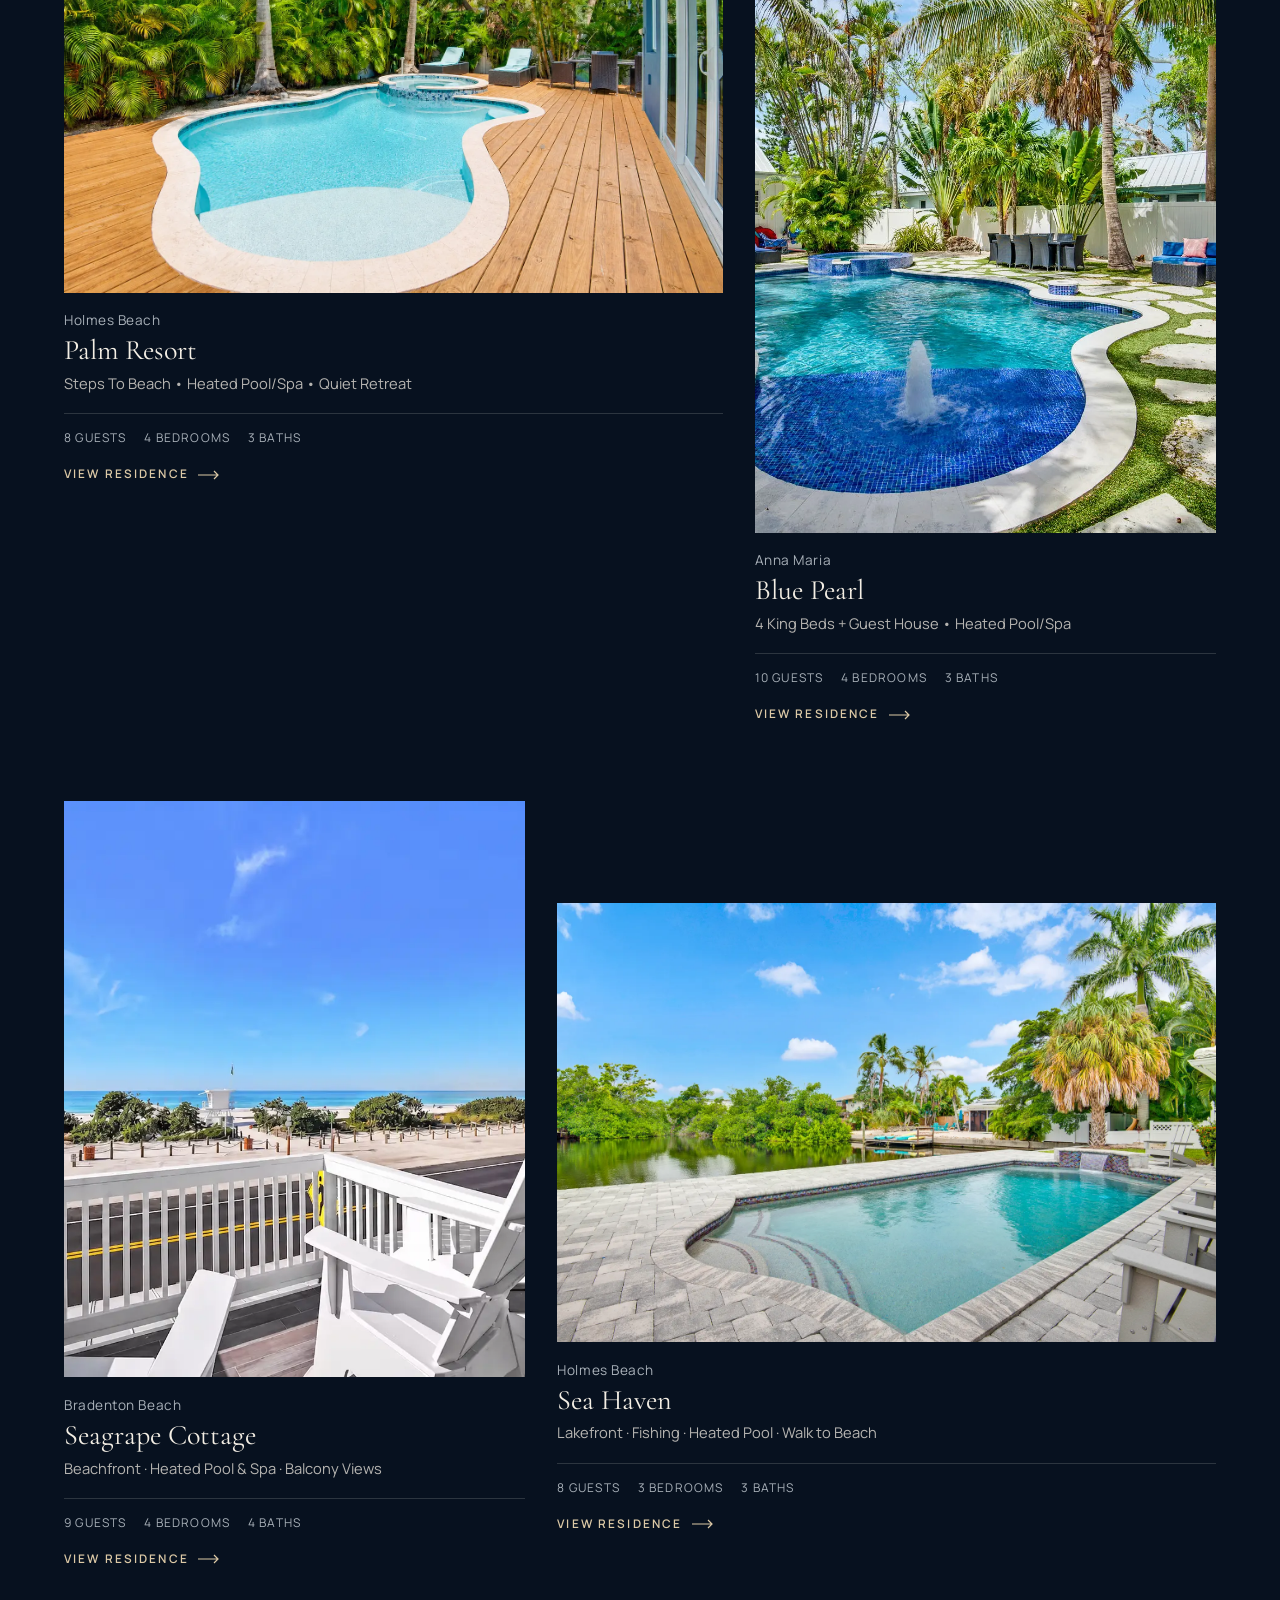
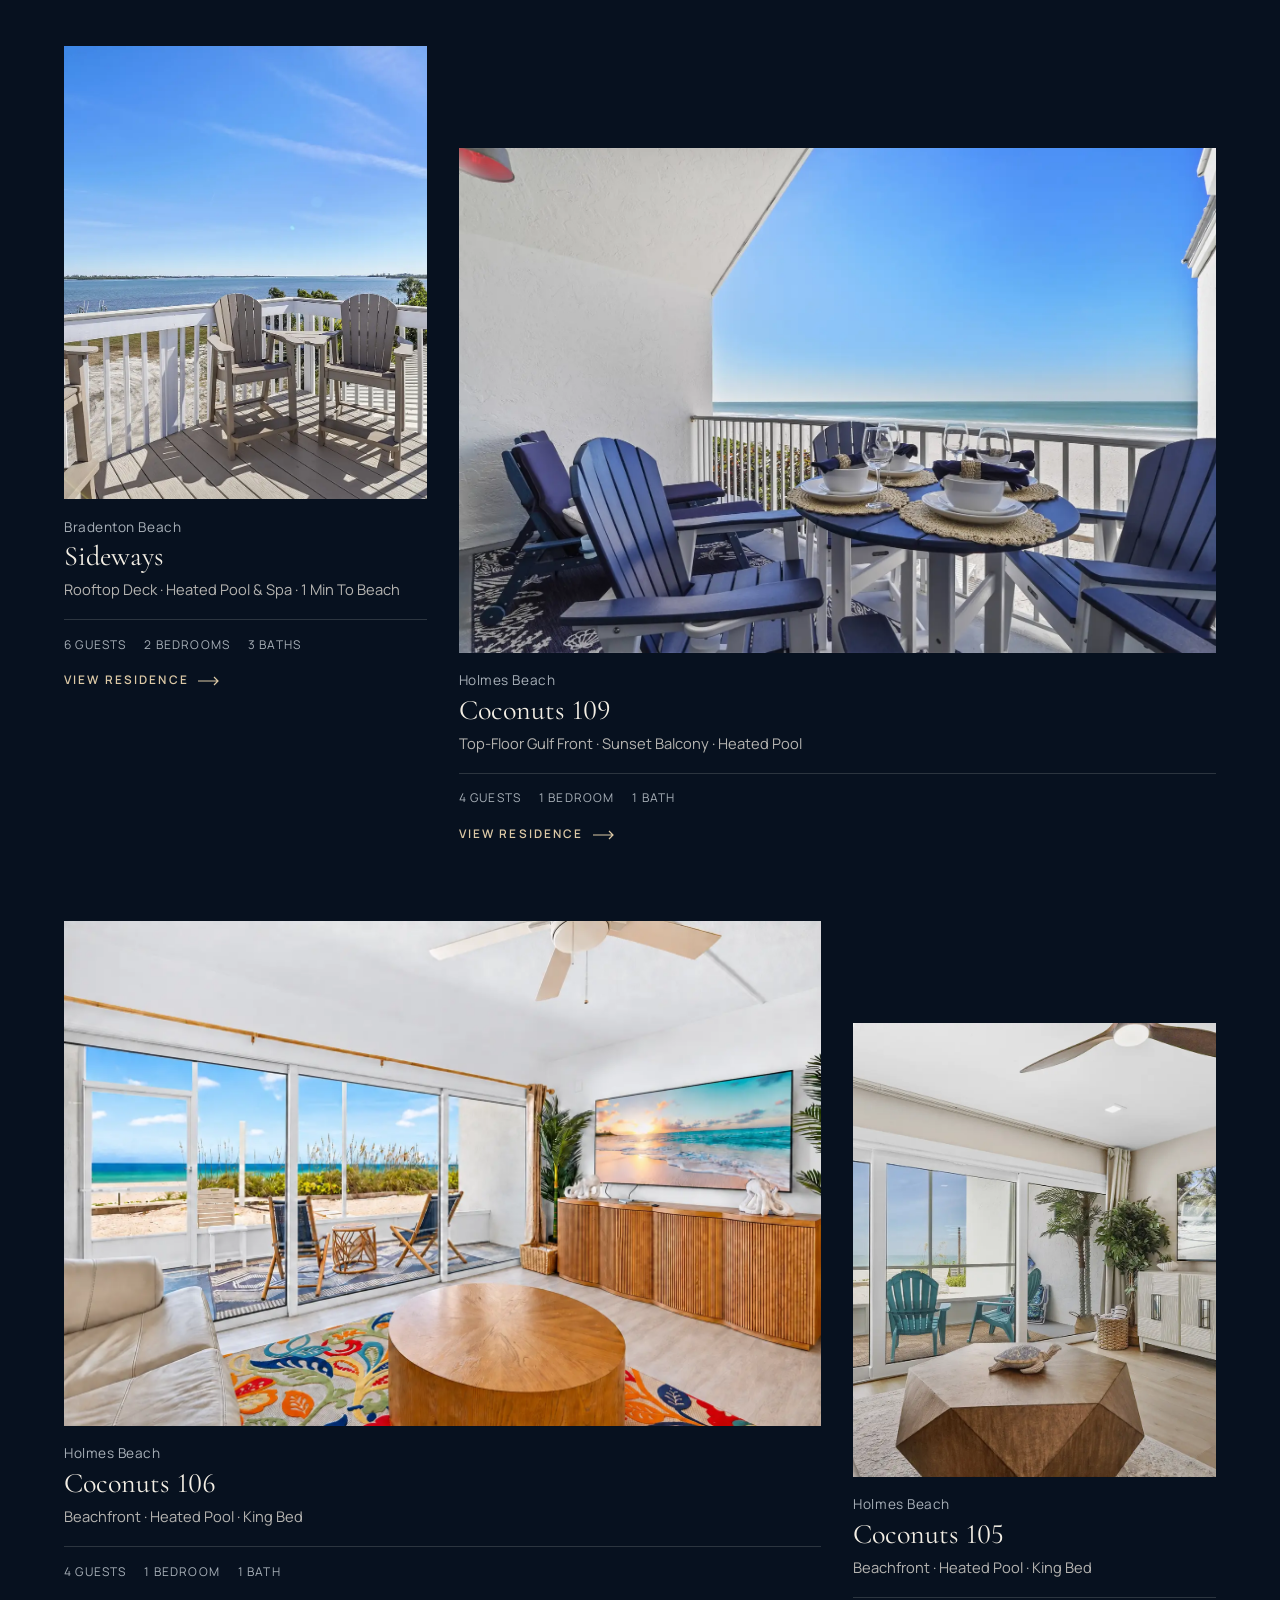
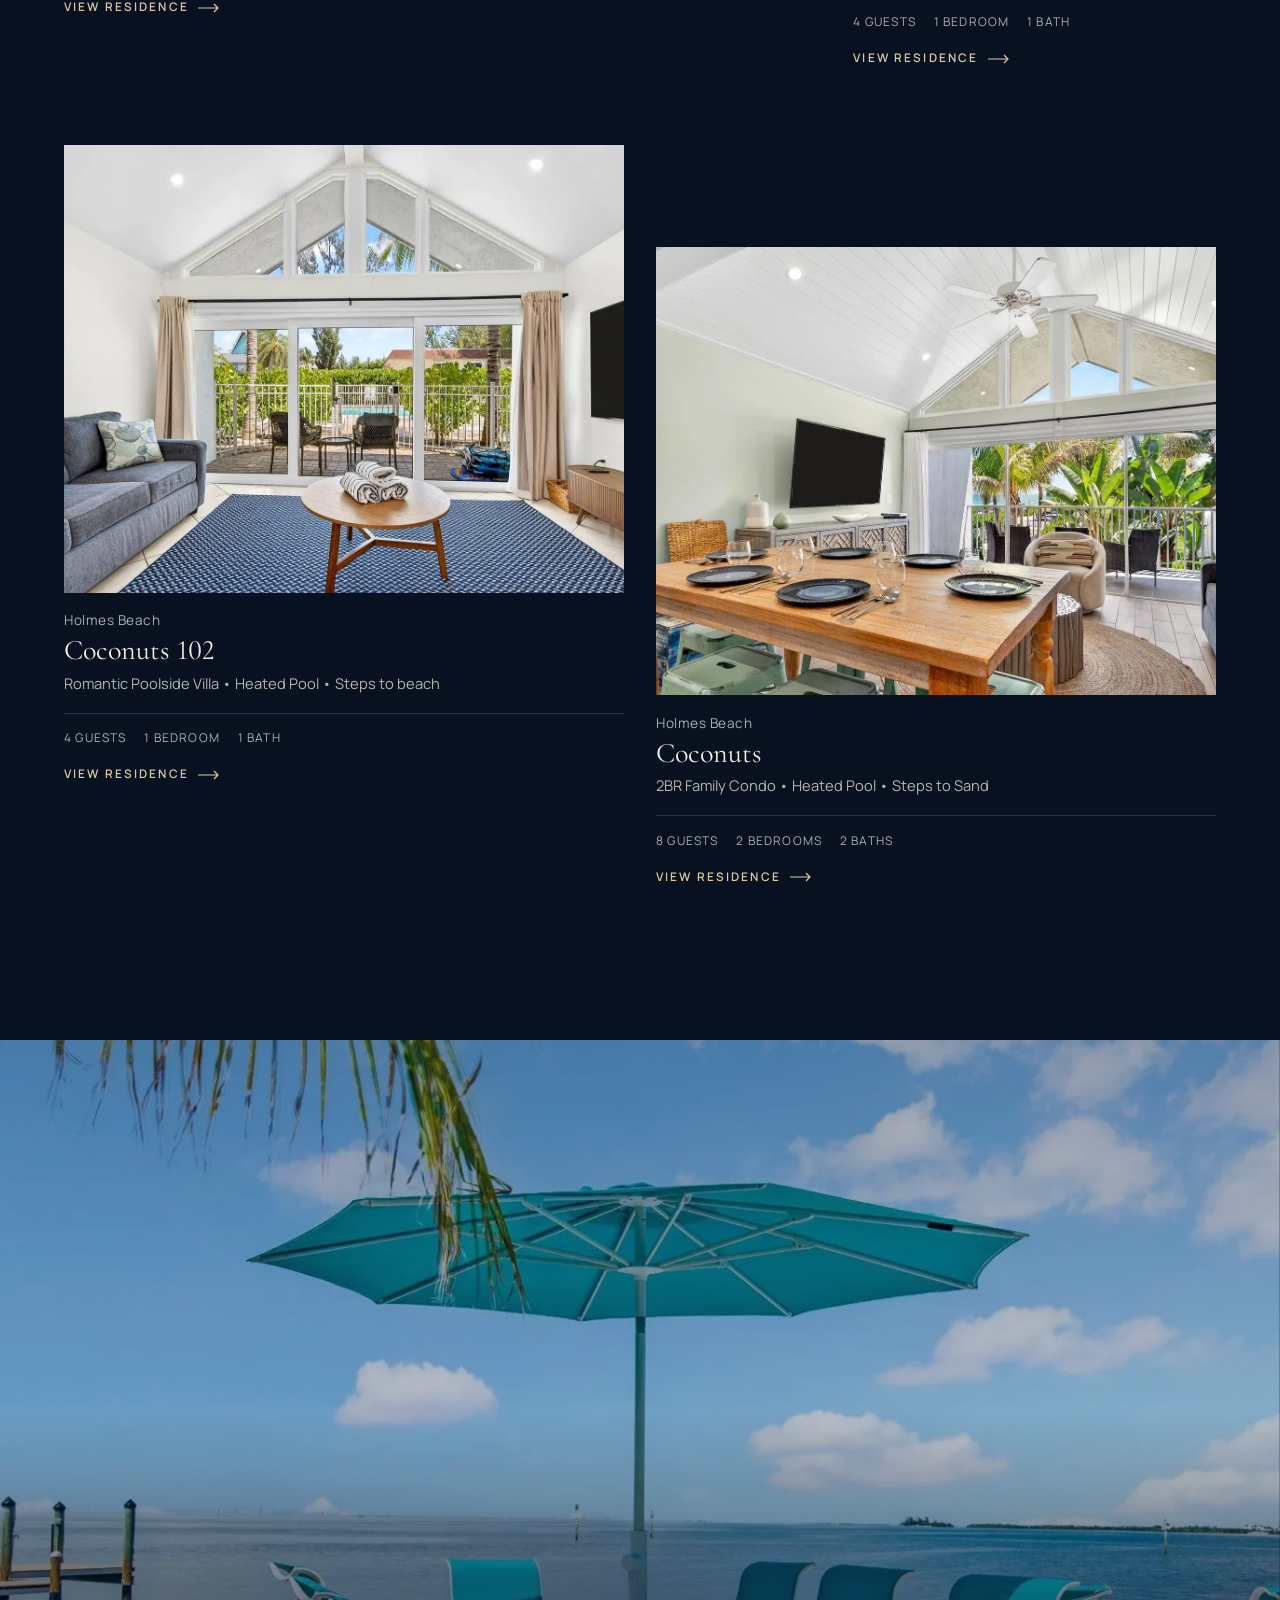
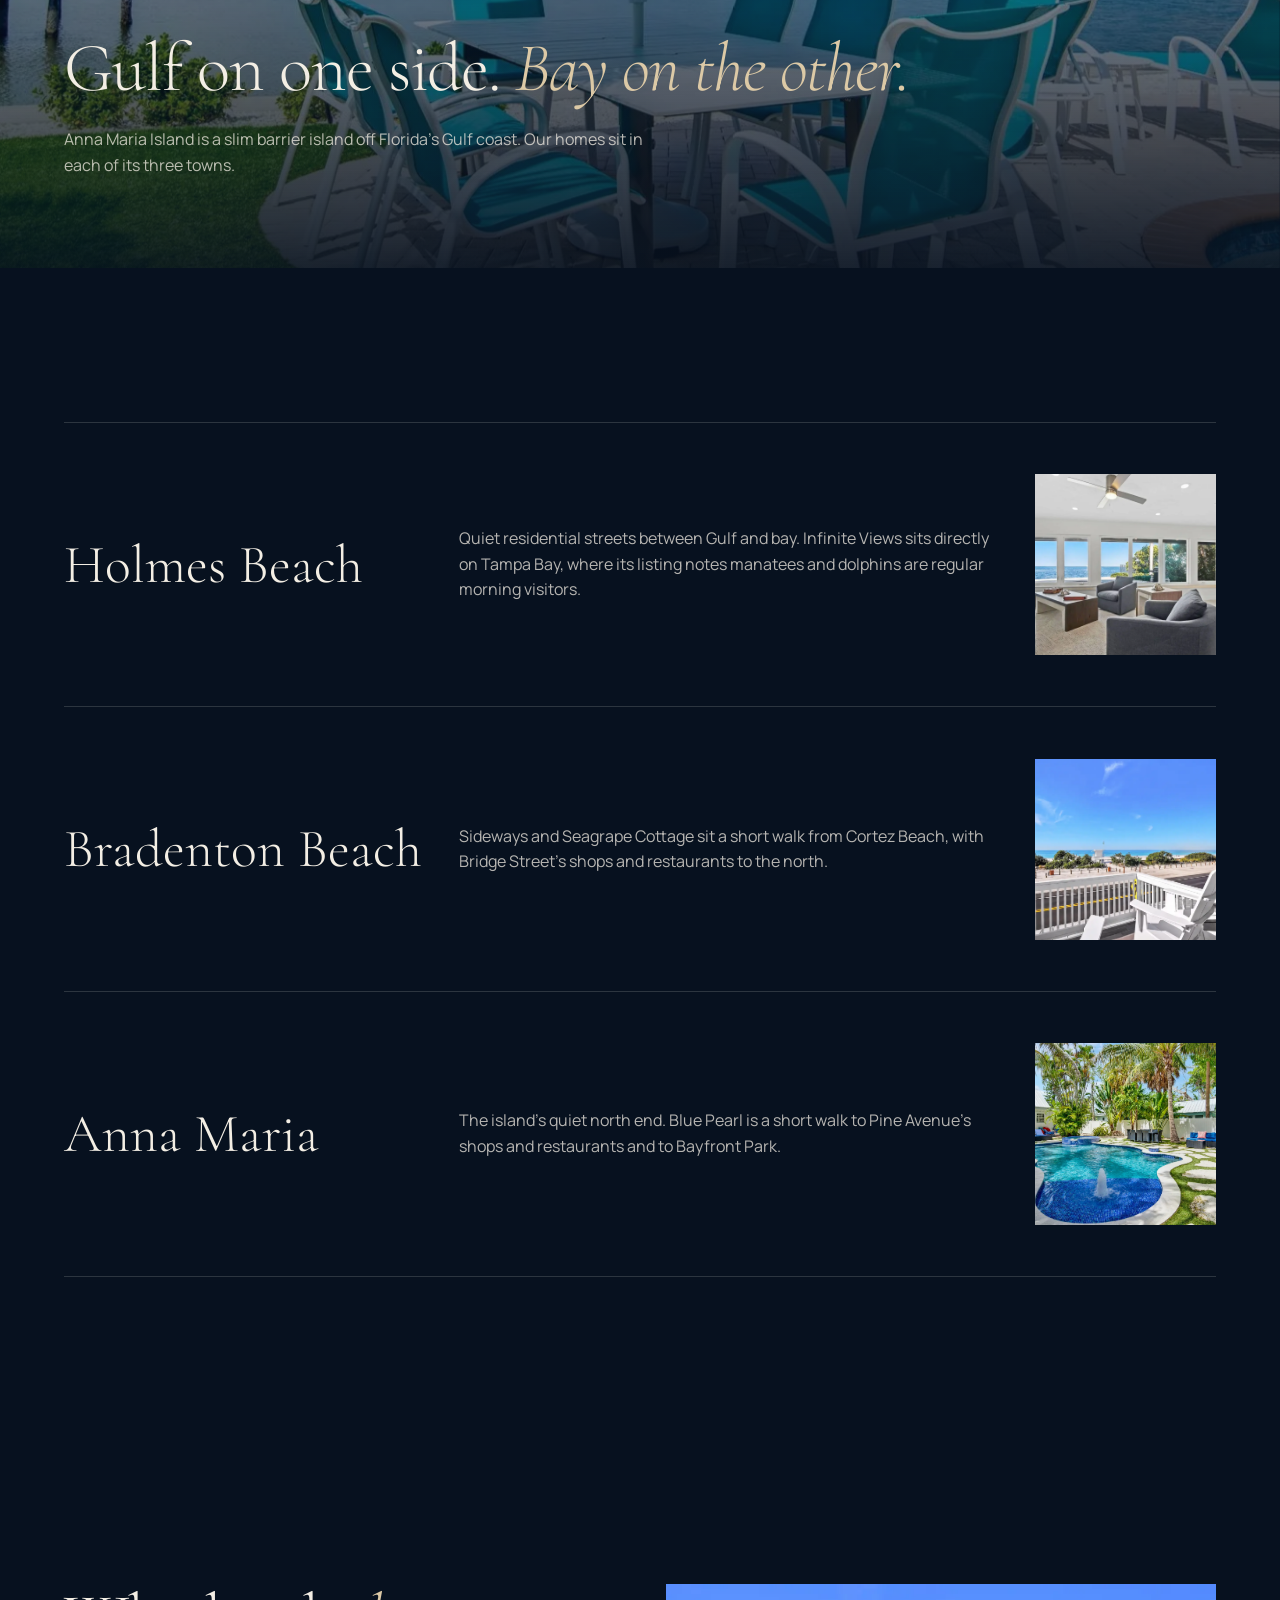
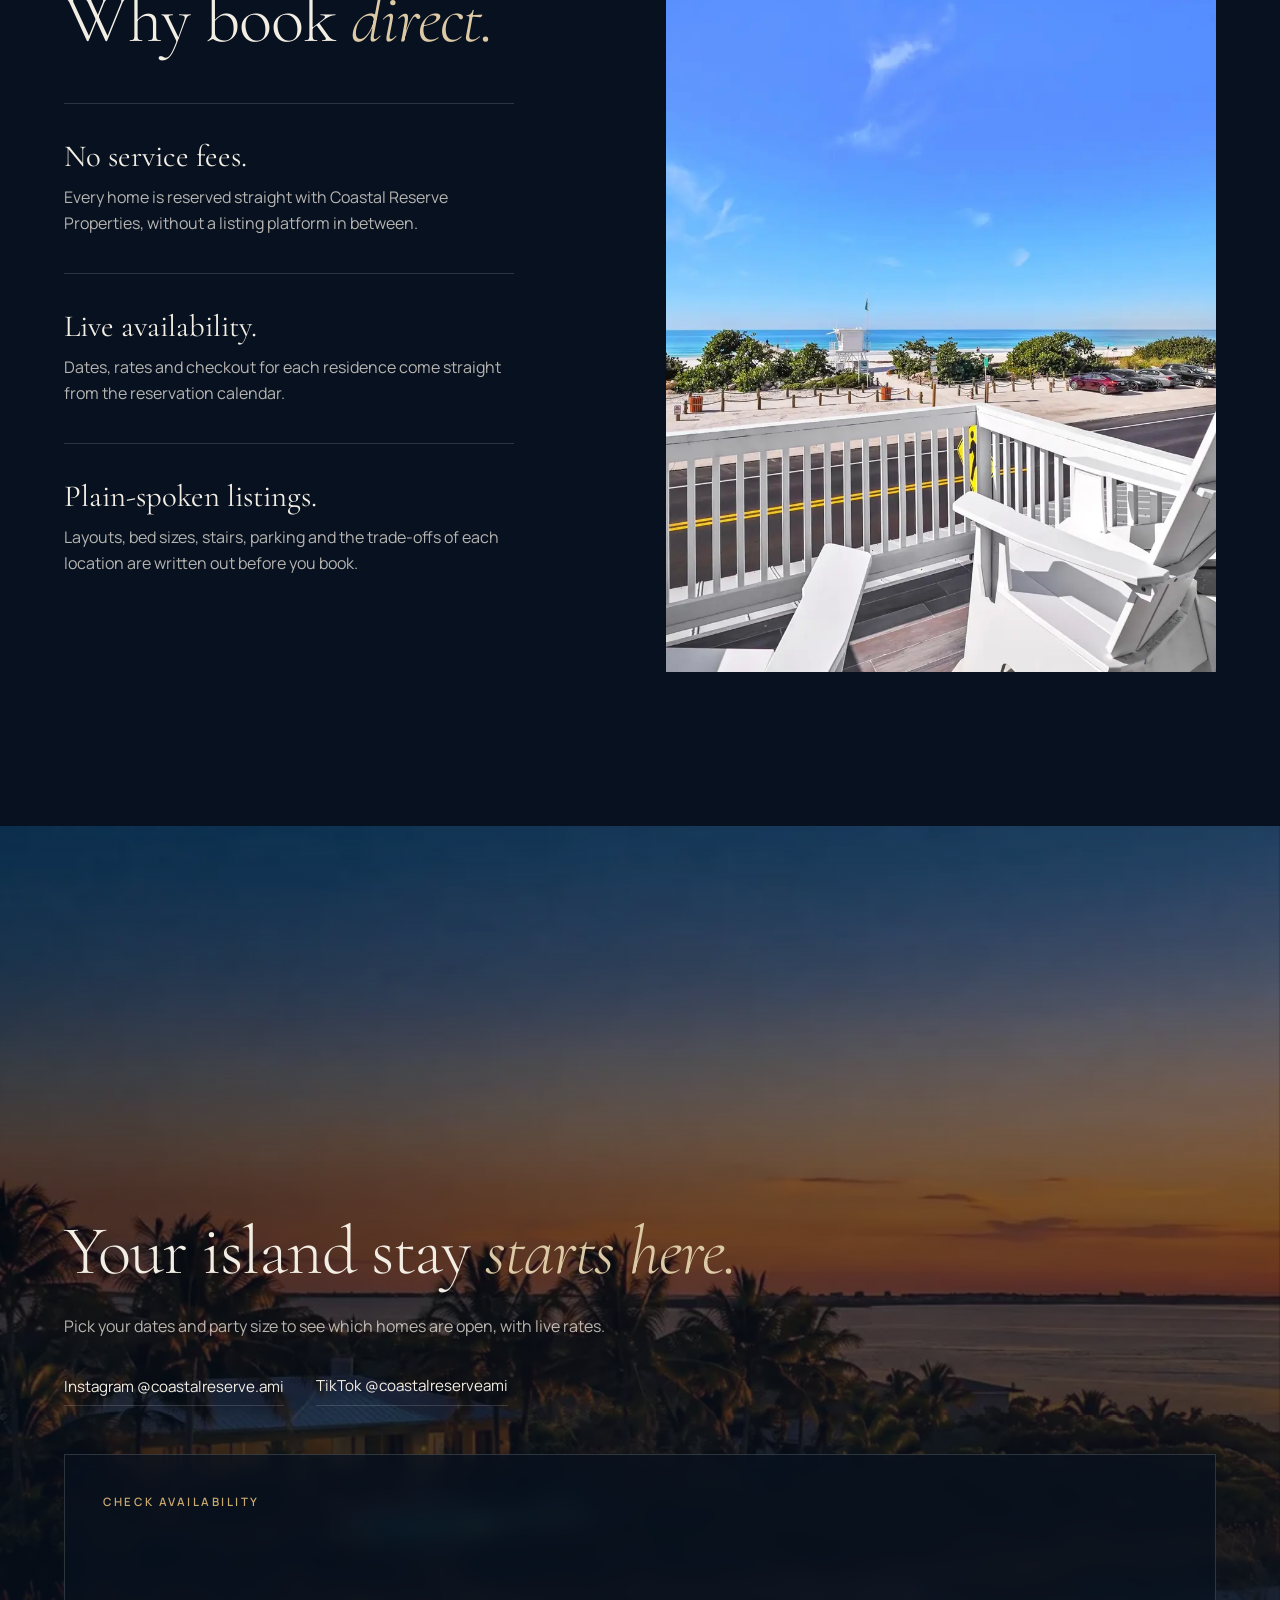
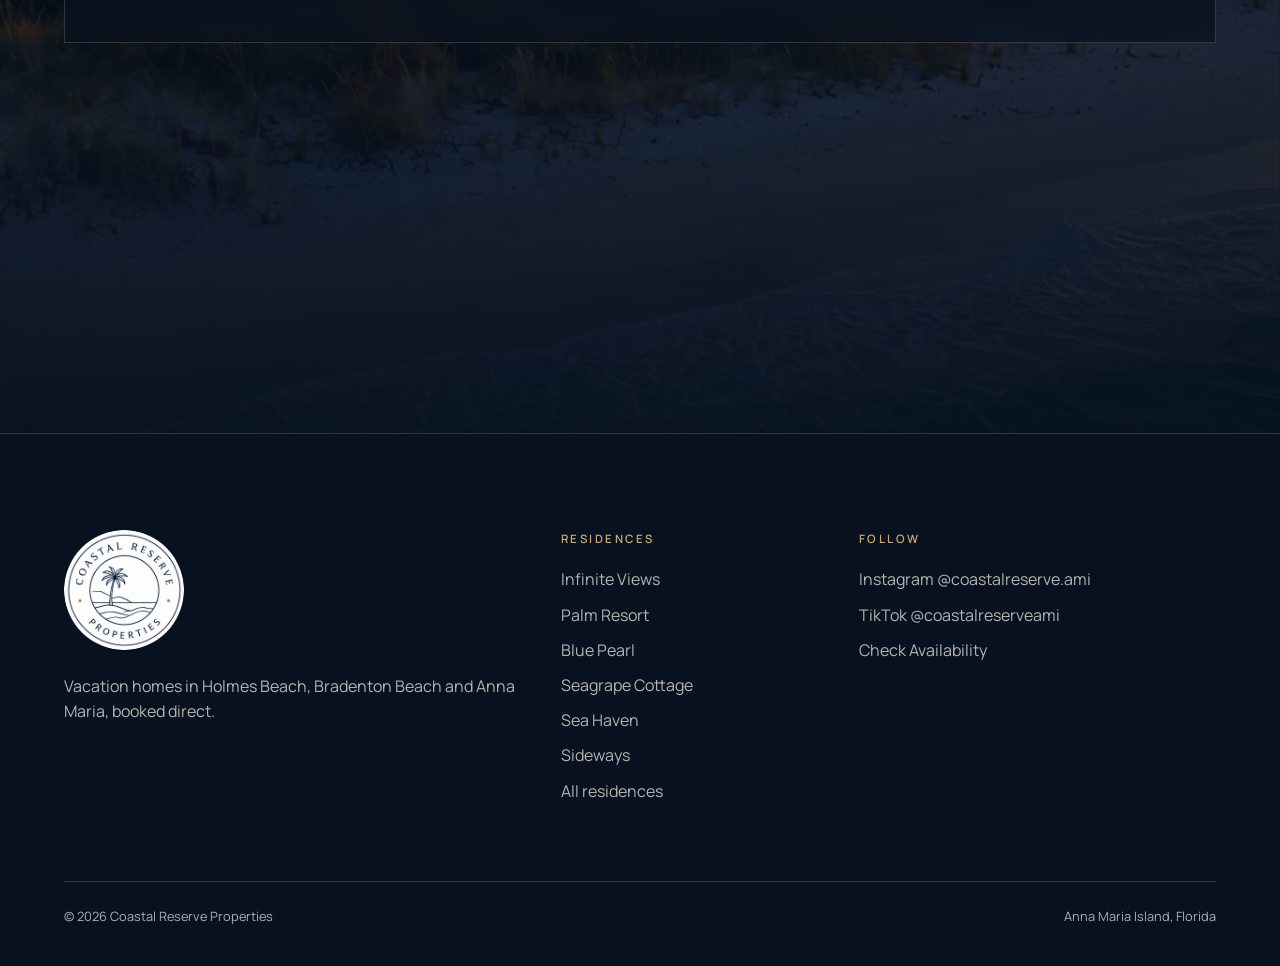
<file: residence.html>
<!doctype html>
<html lang="en">
<head>
  <meta charset="utf-8" />
  <meta name="viewport" content="width=device-width, initial-scale=1" />
  <title>Residence | Coastal Reserve Properties</title>
  <meta name="description" content="A vacation home on Anna Maria Island, Florida, booked direct with Coastal Reserve Properties." />
  <meta name="theme-color" content="#07111f" />
  <link rel="icon" href="favicon.ico" sizes="any" />
  <link rel="apple-touch-icon" href="assets/brand/apple-touch-icon.png" />
  <link rel="manifest" href="site.webmanifest" />
  <link rel="preconnect" href="https://fonts.googleapis.com" />
  <link rel="preconnect" href="https://fonts.gstatic.com" crossorigin />
  <link rel="stylesheet" href="https://fonts.googleapis.com/css2?family=Cormorant+Garamond:ital,wght@0,300;0,400;0,500;1,300;1,400&family=Manrope:wght@400;500;600;700&display=swap" />
  <link rel="stylesheet" href="css/styles.css" />
</head>
<body class="cr-body">
  <a class="cr-skip" href="#main">Skip to content</a>
  <div data-site-nav></div>

  <main id="main">
    <section class="cr-hero-detail">
      <div class="cr-hero-detail__img" data-parallax="0.1"><img alt="" data-hero-img fetchpriority="high" /></div>
      <div class="cr-hero-detail__text cr-enter">
        <a class="cr-back" href="index.html#residences">← All residences</a>
        <h1 class="cr-display" data-name>Residence</h1>
        <p class="cr-copy" data-subtitle></p>
        <ul class="cr-specs" data-specs></ul>
      </div>
    </section>

    <section class="cr-section" style="padding-top: clamp(3rem, 6vw, 5rem)" aria-label="Photo gallery">
      <div class="cr-wrap cr-mosaic" data-gallery></div>
    </section>

    <section class="cr-section" style="padding-top: 0">
      <div class="cr-wrap cr-detail">
        <div class="cr-detail__main">
          <p class="cr-lead" data-reveal data-summary></p>
          <div data-reveal data-details-block hidden>
            <h2 class="cr-label" style="margin-bottom: 1.25rem">The details</h2>
            <p class="cr-prose" data-details></p>
          </div>
          <div data-reveal data-hood-block hidden>
            <h2 class="cr-label" style="margin-bottom: 1.25rem">The neighborhood</h2>
            <p class="cr-prose" data-hood></p>
          </div>
          <div class="cr-amen" data-amenities></div>
        </div>
        <aside class="cr-detail__aside" id="reserve" aria-label="Book this residence">
          <a class="cta-book" href="#reserve">Book This Residence <svg width="22" height="10" viewBox="0 0 22 10" fill="none" aria-hidden="true"><path d="M0 5h20M16 1l4 4-4 4" stroke="currentColor" stroke-width="1.2"/></svg></a>
          <div class="cr-frame" data-booking-frame></div>
          <p class="cr-meta" data-license hidden></p>
        </aside>
      </div>
    </section>

    <section class="cr-section" style="padding-top: 0" aria-labelledby="more-title">
      <div class="cr-wrap" style="display: grid; gap: 2.5rem">
        <h2 class="cr-display cr-h3" id="more-title">More residences</h2>
        <div class="cr-more" data-more></div>
      </div>
    </section>
  </main>

  <div data-site-footer></div>

  <div class="cr-lightbox" role="dialog" aria-modal="true" aria-label="Photos" data-lightbox hidden>
    <img alt="" data-lightbox-img />
    <button class="cr-lightbox__close" type="button" aria-label="Close" data-lb="close">×</button>
    <button class="cr-lightbox__prev" type="button" aria-label="Previous photo" data-lb="prev">‹</button>
    <button class="cr-lightbox__next" type="button" aria-label="Next photo" data-lb="next">›</button>
    <p class="cr-lightbox__count" data-lightbox-count></p>
  </div>

  <script src="js/residences.js"></script>
  <script src="js/site.js"></script>
  <script src="js/residence.js"></script>
</body>
</html>
</file>
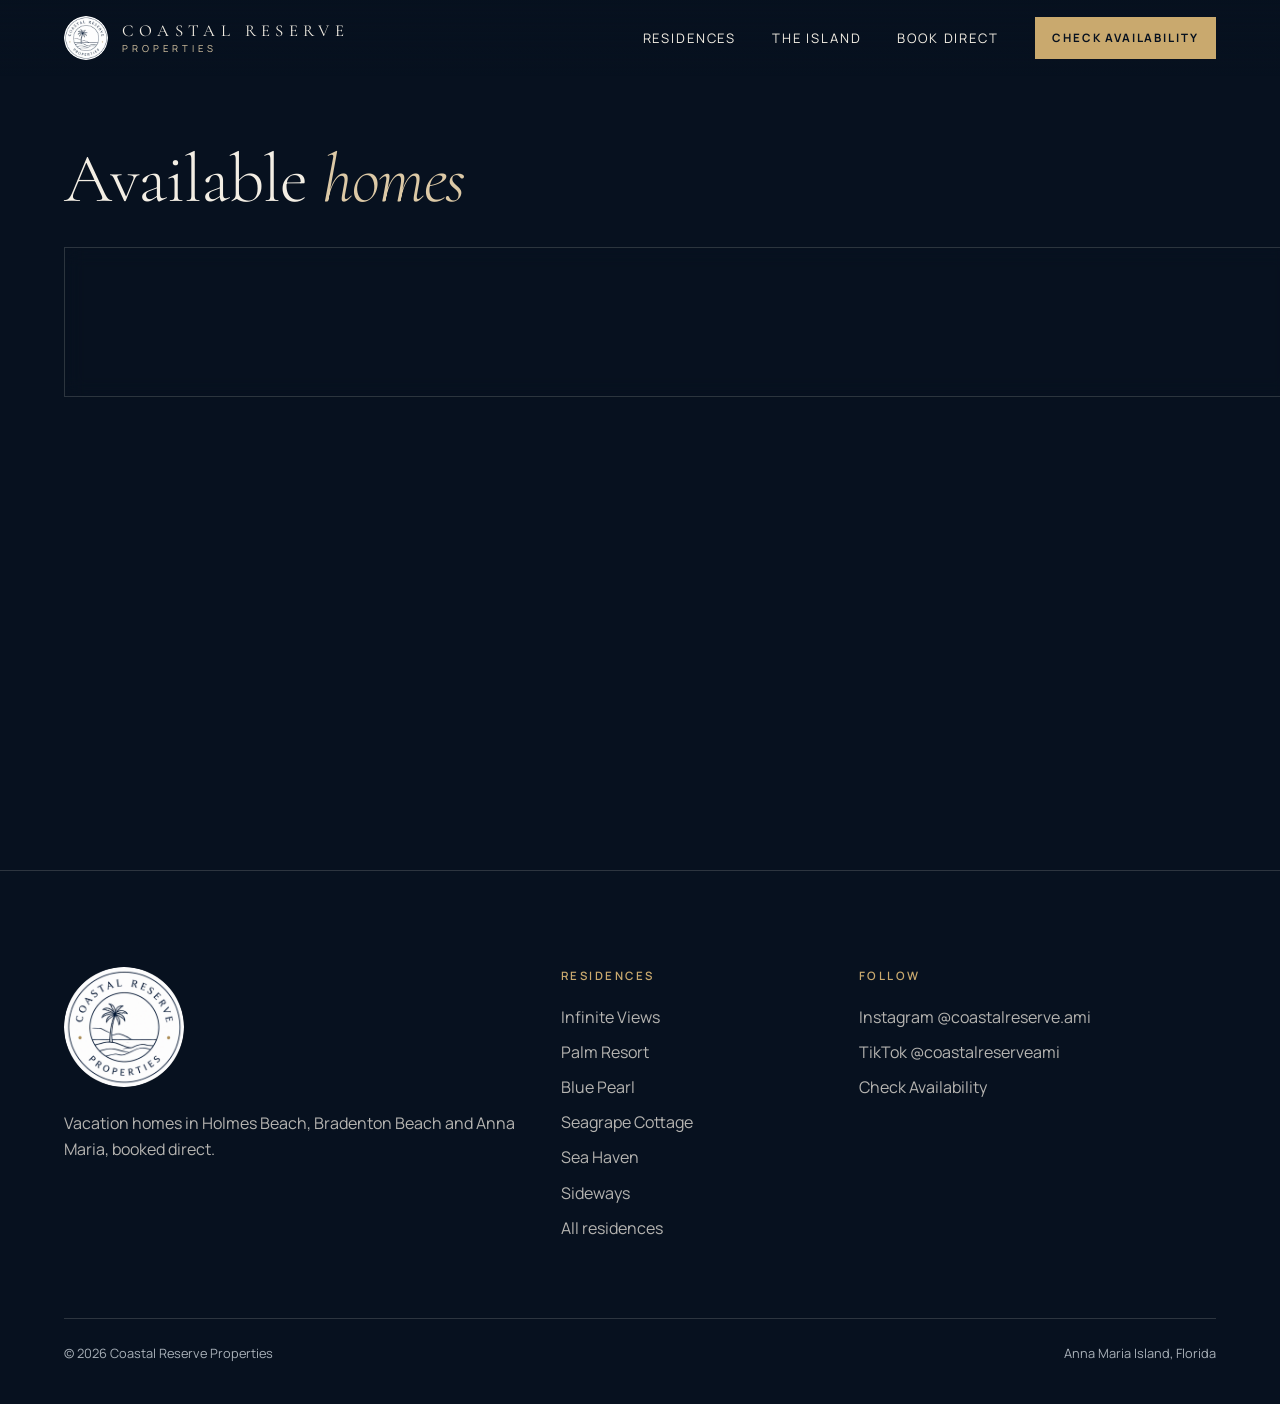
<file: search.html>
<!doctype html>
<html lang="en">
<head>
  <meta charset="utf-8" />
  <meta name="viewport" content="width=device-width, initial-scale=1" />
  <title>Available homes | Coastal Reserve Properties</title>
  <meta name="robots" content="noindex" />
  <meta name="theme-color" content="#07111f" />
  <link rel="icon" href="favicon.ico" sizes="any" />
  <link rel="preconnect" href="https://fonts.googleapis.com" />
  <link rel="preconnect" href="https://fonts.gstatic.com" crossorigin />
  <link rel="stylesheet" href="https://fonts.googleapis.com/css2?family=Cormorant+Garamond:ital,wght@0,300;0,400;0,500;1,300;1,400&family=Manrope:wght@400;500;600;700&display=swap" />
  <link rel="stylesheet" href="css/styles.css" />
</head>
<body class="cr-body">
  <div data-site-nav></div>
  <main class="cr-simple" id="main">
    <h1 class="cr-display cr-h2 cr-enter">Available <em>homes</em></h1>
    <div class="cr-panel" style="background: transparent; width: 100%">
      <div class="cr-widget" data-booking-search="results">
        <p class="cr-widget__fallback">Loading live availability…</p>
      </div>
    </div>
  </main>
  <div data-site-footer></div>
  <script src="js/residences.js"></script>
  <script src="js/site.js"></script>
</body>
</html>
</file>
<file: css/styles.css>
/* Scroll-scrub stage styles (sticky film + chapters). */
.scroll-scrub {
  --ss-progress: 0;
  position: relative;
  isolation: isolate;
  color: var(--ss-ink);
  background: var(--ss-bg);
}

.scroll-scrub__stage {
  position: sticky;
  top: 0;
  z-index: 0;
  width: 100%;
  height: 100dvh;
  overflow: hidden;
  background: var(--ss-bg);
}

.scroll-scrub__media,
.scroll-scrub__layer,
.scroll-scrub__picture,
.scroll-scrub__poster,
.scroll-scrub__video {
  position: absolute;
  inset: 0;
  width: 100%;
  height: 100%;
}

.scroll-scrub__media {
  z-index: 0;
}

.scroll-scrub__layer {
  margin: 0;
  overflow: hidden;
  opacity: 0;
  will-change: opacity;
}

.scroll-scrub__layer:first-child {
  opacity: 1;
}

.scroll-scrub__poster,
.scroll-scrub__video {
  display: block;
  object-fit: cover;
  object-position: var(--ss-object-position);
}

.scroll-scrub__poster {
  z-index: 0;
}

.scroll-scrub__video {
  z-index: 1;
}

.scroll-scrub__layer[data-video-painted="true"] .scroll-scrub__poster {
  visibility: hidden;
}

.scroll-scrub__progress {
  position: absolute;
  z-index: 5;
  top: 0;
  right: 0;
  left: 0;
  height: 2px;
  background: color-mix(in srgb, var(--ss-ink) 14%, transparent);
  pointer-events: none;
}

.scroll-scrub__progress span {
  display: block;
  width: 100%;
  height: 100%;
  background: var(--ss-accent);
  transform: scaleX(var(--ss-progress));
  transform-origin: left center;
}

.scroll-scrub__route {
  position: absolute;
  z-index: 6;
  top: clamp(1rem, 3vw, 2rem);
  right: clamp(1rem, 4vw, 4rem);
  left: clamp(1rem, 4vw, 4rem);
  display: flex;
  justify-content: flex-end;
  gap: 0.25rem;
  pointer-events: auto;
}

.scroll-scrub__route-button {
  min-height: 2.75rem;
  padding: 0.65rem 0.9rem;
  border: 0;
  color: var(--ss-muted);
  background: transparent;
  font: inherit;
  cursor: pointer;
}

.scroll-scrub__route-button:hover,
.scroll-scrub__route-button[aria-current="step"] {
  color: var(--ss-ink);
}

.scroll-scrub__route-button[aria-current="step"] {
  text-decoration: underline;
  text-decoration-color: var(--ss-accent);
  text-decoration-thickness: 0.15em;
  text-underline-offset: 0.3em;
}

.scroll-scrub__route-button:focus-visible {
  outline: 2px solid var(--ss-accent);
  outline-offset: 3px;
}

.scroll-scrub__story {
  position: relative;
  z-index: 3;
  margin-top: -100dvh;
  pointer-events: none;
}

.scroll-scrub__chapter,
.scroll-scrub__connector-band {
  position: relative;
}

.scroll-scrub__chapter-pin {
  position: sticky;
  top: 0;
  display: flex;
  align-items: center;
  min-height: 100dvh;
  padding: clamp(5rem, 9vw, 8rem) clamp(1.25rem, 6vw, 6rem);
  pointer-events: none;
}

.scroll-scrub__chapter[data-align="right"] .scroll-scrub__chapter-pin {
  justify-content: flex-end;
}

.scroll-scrub__copy {
  position: relative;
  width: min(40rem, 48vw);
  pointer-events: auto;
}

.scroll-scrub__copy::before {
  position: absolute;
  z-index: -1;
  inset: -3rem -5rem;
  content: "";
  background: radial-gradient(
    ellipse at center,
    color-mix(in srgb, var(--ss-bg) 88%, transparent) 0%,
    color-mix(in srgb, var(--ss-bg) 58%, transparent) 52%,
    transparent 76%
  );
  pointer-events: none;
}

.scroll-scrub__kicker {
  max-width: 30ch;
  margin: 0 0 1rem;
  color: var(--ss-accent);
  font-size: 0.8rem;
  font-weight: 700;
  letter-spacing: 0.12em;
  text-transform: uppercase;
}

.scroll-scrub__title {
  max-width: 13ch;
  margin: 0;
  color: var(--ss-ink);
  font: inherit;
  font-size: clamp(2.75rem, 6vw, 6.75rem);
  font-weight: 700;
  line-height: 0.94;
  letter-spacing: -0.045em;
  text-wrap: balance;
}

.scroll-scrub__body {
  max-width: 42ch;
  margin: 1.5rem 0 0;
  color: var(--ss-muted);
  font-size: clamp(1rem, 1.35vw, 1.2rem);
  line-height: 1.55;
}

.scroll-scrub__tags {
  display: flex;
  flex-wrap: wrap;
  gap: 0.55rem;
  margin: 1.5rem 0 0;
  padding: 0;
  list-style: none;
}

.scroll-scrub__tags li {
  padding: 0.45rem 0.7rem;
  border: 1px solid color-mix(in srgb, var(--ss-ink) 20%, transparent);
  color: var(--ss-ink);
  font-size: 0.82rem;
}

.scroll-scrub__actions {
  display: flex;
  flex-wrap: wrap;
  gap: 0.75rem;
  margin-top: 2rem;
}

@media (max-width: 860px) {
  .scroll-scrub__poster,
  .scroll-scrub__video {
    object-position: var(--ss-mobile-position);
  }

  .scroll-scrub__route {
    right: max(0.75rem, env(safe-area-inset-right));
    left: max(0.75rem, env(safe-area-inset-left));
    justify-content: flex-start;
    overflow-x: auto;
    overscroll-behavior-x: contain;
    scrollbar-width: thin;
  }

  .scroll-scrub__route-button {
    flex: 0 0 auto;
  }

  .scroll-scrub__chapter-pin,
  .scroll-scrub__chapter[data-align="right"] .scroll-scrub__chapter-pin {
    align-items: flex-end;
    justify-content: flex-start;
    padding: 6.5rem max(1.25rem, env(safe-area-inset-right))
      calc(4rem + env(safe-area-inset-bottom))
      max(1.25rem, env(safe-area-inset-left));
  }

  .scroll-scrub__copy {
    width: min(100%, 36rem);
  }

  .scroll-scrub__copy::before {
    inset: -3rem -2rem;
    background: linear-gradient(
      to top,
      var(--ss-bg) 0%,
      color-mix(in srgb, var(--ss-bg) 82%, transparent) 58%,
      transparent 100%
    );
  }

  .scroll-scrub__title {
    max-width: 14ch;
    font-size: clamp(2.3rem, 11vw, 4.5rem);
  }
}

@media (prefers-reduced-motion: reduce) {
  .scroll-scrub__chapter {
    min-height: 100dvh !important;
  }

  .scroll-scrub__connector-band {
    display: none;
  }

  .scroll-scrub__progress span {
    transition: none;
  }
}

/* Coastal Reserve Properties: site token layer and components.
   Palette: navy from the brand seal, ivory and sand from the island,
   one gold accent taken from the seal's two dots. */
:root {
  --cr-navy-950: #07111f;
  --cr-navy-900: #0b1a30;
  --cr-navy-800: #12264a;
  --cr-ivory: #f3eee4;
  --cr-ivory-dim: rgba(243, 238, 228, 0.74);
  --cr-ivory-faint: rgba(243, 238, 228, 0.16);
  --cr-sand: #dcc9a6;
  --cr-stone: #a8b0b8;
  --cr-gold: #c9a96e;
  --cr-serif: "Cormorant Garamond", "Cormorant", Georgia, serif;
  --cr-sans: "Manrope", "Helvetica Neue", Arial, sans-serif;
  --cr-gutter: clamp(1.25rem, 5vw, 5.5rem);
  --cr-ease: cubic-bezier(0.22, 1, 0.36, 1);
}

html { scroll-behavior: smooth; }
@media (prefers-reduced-motion: reduce) { html { scroll-behavior: auto; } }

body.cr-body {
  margin: 0;
  background: var(--cr-navy-950);
  color: var(--cr-ivory);
  font-family: var(--cr-sans);
  font-size: 16px;
  line-height: 1.6;
  -webkit-font-smoothing: antialiased;
  text-rendering: optimizeLegibility;
}
.cr-body ::selection { background: var(--cr-gold); color: var(--cr-navy-950); }
.cr-body a { color: inherit; }
.cr-skip { position: fixed; left: 1rem; top: -4rem; z-index: 100; padding: 0.75rem 1rem; background: var(--cr-ivory); color: var(--cr-navy-950); }
.cr-skip:focus { top: 1rem; }
.cr-body :focus-visible { outline: 2px solid var(--cr-gold); outline-offset: 3px; }

/* ---------- Type ---------- */
.cr-display { font-family: var(--cr-serif); font-weight: 300; line-height: 1.02; letter-spacing: -0.015em; margin: 0; text-wrap: balance; }
.cr-display em { font-style: italic; font-weight: 300; color: var(--cr-sand); }
.cr-h2 { font-size: clamp(2.6rem, 5.4vw, 5.25rem); }
.cr-h3 { font-size: clamp(1.9rem, 3vw, 2.75rem); }
.cr-lead { font-family: var(--cr-serif); font-weight: 400; font-size: clamp(1.35rem, 2vw, 1.75rem); line-height: 1.4; color: var(--cr-ivory); margin: 0; }
.cr-copy { color: var(--cr-ivory-dim); max-width: 60ch; margin: 0; }
.cr-label { font-family: var(--cr-sans); font-size: 0.72rem; font-weight: 600; letter-spacing: 0.22em; text-transform: uppercase; color: var(--cr-gold); margin: 0; }
.cr-meta { font-size: 0.85rem; letter-spacing: 0.04em; color: var(--cr-stone); margin: 0; }

/* ---------- Nav ---------- */
.cr-nav {
  position: fixed; inset: 0 0 auto 0; z-index: 50; height: 76px;
  display: flex; align-items: center; justify-content: space-between; gap: 1.5rem;
  padding: 0 var(--cr-gutter);
  background: linear-gradient(to bottom, rgba(7, 17, 31, 0.62), rgba(7, 17, 31, 0));
  transition: background-color 0.5s var(--cr-ease), box-shadow 0.5s var(--cr-ease);
}
.cr-nav[data-solid="true"] { background: rgba(7, 17, 31, 0.88); backdrop-filter: blur(14px) saturate(1.2); -webkit-backdrop-filter: blur(14px) saturate(1.2); box-shadow: 0 1px 0 var(--cr-ivory-faint); }
.cr-brand { display: inline-flex; align-items: center; gap: 0.85rem; text-decoration: none; }
.cr-brand img { width: 44px; height: 44px; border-radius: 50%; display: block; }
.cr-brand span { font-family: var(--cr-serif); font-size: 1.05rem; letter-spacing: 0.32em; text-transform: uppercase; line-height: 1.1; }
.cr-brand small { display: block; font-family: var(--cr-sans); font-size: 0.6rem; letter-spacing: 0.42em; color: var(--cr-sand); margin-top: 0.2rem; }
.cr-nav__links { display: flex; align-items: center; gap: 2.25rem; list-style: none; margin: 0; padding: 0; }
.cr-nav__link { position: relative; text-decoration: none; font-size: 0.82rem; letter-spacing: 0.14em; text-transform: uppercase; color: var(--cr-ivory-dim); padding: 0.5rem 0; transition: color 0.3s; }
.cr-nav__link::after { content: ""; position: absolute; left: 0; right: 0; bottom: 0.2rem; height: 1px; background: var(--cr-gold); transform: scaleX(0); transform-origin: right; transition: transform 0.45s var(--cr-ease); }
.cr-nav__link:hover { color: var(--cr-ivory); }
.cr-nav__link:hover::after { transform: scaleX(1); transform-origin: left; }
.cr-nav__toggle { display: none; }
@media (max-width: 960px) {
  .cr-nav { height: 68px; }
  .cr-nav__links { display: none; }
  .cr-brand span { font-size: 0.9rem; letter-spacing: 0.24em; }
  .cr-brand img { width: 38px; height: 38px; }
  .cr-nav__toggle { display: inline-flex; flex-direction: column; justify-content: center; gap: 6px; width: 46px; height: 46px; border: 1px solid var(--cr-ivory-faint); background: transparent; padding: 0 12px; cursor: pointer; }
  .cr-nav__toggle span { display: block; height: 1px; background: var(--cr-ivory); transition: transform 0.4s var(--cr-ease); }
  .cr-nav__toggle[aria-expanded="true"] span:first-child { transform: translateY(3.5px) rotate(45deg); }
  .cr-nav__toggle[aria-expanded="true"] span:last-child { transform: translateY(-3.5px) rotate(-45deg); }
}
.cr-drawer { position: fixed; inset: 0; z-index: 45; background: var(--cr-navy-950); display: flex; flex-direction: column; justify-content: center; gap: 2.5rem; padding: 6rem var(--cr-gutter) 3rem; clip-path: inset(0 0 100% 0); visibility: hidden; transition: clip-path 0.7s var(--cr-ease), visibility 0s linear 0.7s; }
.cr-drawer[data-open="true"] { clip-path: inset(0 0 0 0); visibility: visible; transition: clip-path 0.7s var(--cr-ease); }
.cr-drawer ul { list-style: none; margin: 0; padding: 0; display: grid; gap: 1rem; }
.cr-drawer a { font-family: var(--cr-serif); font-size: clamp(2.4rem, 10vw, 3.4rem); font-weight: 300; text-decoration: none; line-height: 1.1; }
.cr-drawer__social { display: flex; gap: 1.5rem; }
.cr-drawer__social a { font-family: var(--cr-sans); font-size: 0.9rem; color: var(--cr-ivory-dim); }

/* ---------- CTAs (each has its own garment) ---------- */
.cta-avail { display: inline-flex; align-items: center; gap: 0.75rem; min-height: 48px; padding: 0 1.4rem; background: var(--cr-gold); color: var(--cr-navy-950); font-family: var(--cr-sans); font-size: 0.78rem; font-weight: 700; letter-spacing: 0.16em; text-transform: uppercase; text-decoration: none; border: 0; cursor: pointer; position: relative; overflow: hidden; transition: transform 0.3s var(--cr-ease); }
.cta-avail::before { content: ""; position: absolute; inset: 0; background: var(--cr-ivory); transform: translateY(101%); transition: transform 0.55s var(--cr-ease); }
.cta-avail > * { position: relative; }
.cta-avail:hover::before { transform: translateY(0); }
.cta-avail:active { transform: scale(0.98); }
.cta-avail--compact { min-height: 42px; padding: 0 1.1rem; font-size: 0.72rem; }
.cr-body a.cta-avail { color: var(--cr-navy-950); }

.cta-explore { display: inline-flex; align-items: center; gap: 1rem; min-height: 48px; color: var(--cr-ivory); text-decoration: none; font-size: 0.8rem; font-weight: 600; letter-spacing: 0.16em; text-transform: uppercase; }
.cta-explore__rule { display: block; width: 56px; height: 1px; background: currentColor; transform-origin: left; transition: transform 0.6s var(--cr-ease), background-color 0.3s; }
.cta-explore:hover .cta-explore__rule { transform: scaleX(1.6); background: var(--cr-gold); }

.cta-view { display: inline-flex; align-items: center; gap: 0.6rem; font-size: 0.74rem; font-weight: 600; letter-spacing: 0.18em; text-transform: uppercase; color: var(--cr-sand); }
.cta-view svg { transition: transform 0.5s var(--cr-ease); }

.cta-book { display: flex; align-items: center; justify-content: space-between; min-height: 52px; padding: 0 1.25rem; border: 1px solid var(--cr-gold); color: var(--cr-ivory); text-decoration: none; font-size: 0.78rem; font-weight: 600; letter-spacing: 0.16em; text-transform: uppercase; transition: background-color 0.4s, color 0.4s; }
.cta-book:hover { background: var(--cr-gold); color: var(--cr-navy-950); }

.cta-social { display: inline-flex; align-items: center; gap: 0.7rem; text-decoration: none; color: var(--cr-ivory); font-size: 0.95rem; padding: 0.4rem 0; border-bottom: 1px solid var(--cr-ivory-faint); transition: border-color 0.3s, color 0.3s; }
.cta-social:hover { border-color: var(--cr-gold); color: var(--cr-sand); }

/* ---------- Scroll-scrub journey restyle ---------- */
.cr-journey .scroll-scrub__copy { width: min(44rem, 54vw); }
.cr-journey .scroll-scrub__copy::before { inset: -6rem -8rem; background: radial-gradient(ellipse at 35% 50%, rgba(7, 17, 31, 0.72) 0%, rgba(7, 17, 31, 0.38) 50%, transparent 75%); }
.cr-journey .scroll-scrub__kicker { color: var(--cr-sand); font-size: 0.72rem; font-weight: 600; letter-spacing: 0.3em; margin-bottom: 1.5rem; }
.cr-journey .scroll-scrub__title { font-family: var(--cr-serif); font-weight: 300; letter-spacing: -0.02em; line-height: 0.98; font-size: clamp(3rem, 6.4vw, 6.4rem); max-width: 12ch; text-shadow: 0 2px 30px rgba(7, 17, 31, 0.35); }
.cr-journey .scroll-scrub__body { color: rgba(243, 238, 228, 0.9); font-size: clamp(1rem, 1.25vw, 1.15rem); max-width: 40ch; }
.cr-journey .scroll-scrub__actions { gap: 2rem; align-items: center; margin-top: 2.5rem; }
.cr-journey .scroll-scrub__route { top: auto; bottom: clamp(1rem, 3vw, 2rem); }
.cr-journey .scroll-scrub__route-button { font-size: 0.7rem; letter-spacing: 0.2em; text-transform: uppercase; }
.cr-journey .scroll-scrub__progress { top: auto; bottom: 0; height: 1px; }
.cr-journey .scroll-scrub__stage::after { content: ""; position: absolute; inset: auto 0 0 0; height: 28vh; z-index: 2; pointer-events: none; background: linear-gradient(to top, var(--cr-navy-950), transparent); }
@media (max-width: 860px) {
  .cr-journey .scroll-scrub__copy { width: 100%; }
  .cr-journey .scroll-scrub__copy::before { inset: -4rem -2rem; background: linear-gradient(to top, rgba(7, 17, 31, 0.9) 0%, rgba(7, 17, 31, 0.6) 60%, transparent 100%); }
  .cr-journey .scroll-scrub__title { font-size: clamp(2.6rem, 11vw, 4rem); }
  .cr-journey .scroll-scrub__actions { gap: 1.25rem; }
}

/* ---------- Layout ---------- */
.cr-section { position: relative; padding: clamp(6rem, 12vw, 11rem) var(--cr-gutter); }
.cr-wrap { max-width: 1440px; margin: 0 auto; }

/* Brand intro: asymmetric editorial spread */
.cr-intro { display: grid; grid-template-columns: repeat(12, minmax(0, 1fr)); gap: clamp(1.5rem, 3vw, 3rem); align-items: start; }
.cr-intro__media { grid-column: 1 / span 6; position: relative; }
.cr-intro__media figure { margin: 0; aspect-ratio: 4 / 5; overflow: hidden; }
.cr-intro__media img { width: 100%; height: 100%; object-fit: cover; display: block; }
.cr-intro__media .cr-intro__inset { position: absolute; right: -14%; bottom: -10%; width: 46%; aspect-ratio: 1 / 1; border: 10px solid var(--cr-navy-950); }
.cr-intro__text { grid-column: 8 / span 5; display: grid; gap: 2rem; padding-top: clamp(0rem, 6vw, 6rem); }
.cr-quote { margin: 1rem 0 0; padding-top: 2rem; border-top: 1px solid var(--cr-ivory-faint); }
.cr-quote p { font-family: var(--cr-serif); font-style: italic; font-size: clamp(1.4rem, 2.1vw, 1.9rem); line-height: 1.3; margin: 0; }
.cr-quote footer { margin-top: 0.9rem; font-size: 0.8rem; letter-spacing: 0.08em; color: var(--cr-stone); }
.cr-facts { grid-column: 1 / -1; display: flex; flex-wrap: wrap; margin: clamp(5rem, 9vw, 8rem) 0 0; border-top: 1px solid var(--cr-ivory-faint); }
.cr-facts > div { flex: 1 1 200px; padding: 1.75rem 1.5rem 0 0; }
.cr-facts dt { font-family: var(--cr-serif); font-size: clamp(2.2rem, 3.6vw, 3.4rem); font-weight: 300; line-height: 1; }
.cr-facts dd { margin: 0.6rem 0 0; font-size: 0.82rem; letter-spacing: 0.06em; color: var(--cr-stone); }
@media (max-width: 960px) {
  .cr-intro__media { grid-column: 1 / -1; margin-right: 12%; }
  .cr-intro__media .cr-intro__inset { right: -16%; }
  .cr-intro__text { grid-column: 1 / -1; padding-top: 4rem; }
}

/* Residences */
.cr-res-head { display: flex; flex-direction: column; gap: 2rem; margin-bottom: clamp(3rem, 6vw, 5rem); }
.cr-filter { display: flex; flex-wrap: wrap; gap: 0.25rem 1.75rem; border-bottom: 1px solid var(--cr-ivory-faint); }
.cr-filter button { background: none; border: 0; color: var(--cr-ivory-dim); cursor: pointer; padding: 0.9rem 0; font: 500 0.82rem/1 var(--cr-sans); letter-spacing: 0.12em; text-transform: uppercase; position: relative; }
.cr-filter button[aria-pressed="true"] { color: var(--cr-ivory); }
.cr-filter button[aria-pressed="true"]::after { content: ""; position: absolute; left: 0; right: 0; bottom: -1px; height: 2px; background: var(--cr-gold); }
.cr-filter sup { font-size: 0.65rem; color: var(--cr-gold); margin-left: 0.3rem; }

.cr-feature { display: grid; grid-template-columns: repeat(12, minmax(0, 1fr)); align-items: end; text-decoration: none; margin-bottom: clamp(4rem, 8vw, 7rem); }
.cr-feature__media { grid-column: 1 / span 9; grid-row: 1; aspect-ratio: 16 / 9; overflow: hidden; }
.cr-feature__panel { grid-column: 8 / span 5; grid-row: 1; position: relative; z-index: 1; background: var(--cr-navy-900); padding: clamp(1.75rem, 3vw, 3rem); margin-bottom: -3rem; display: grid; gap: 1rem; box-shadow: 0 40px 80px -40px rgba(0, 0, 0, 0.6); }
@media (max-width: 960px) {
  .cr-feature__media { grid-column: 1 / -1; }
  .cr-feature__panel { grid-column: 1 / -1; grid-row: 2; margin: -3rem 1rem 0; }
}

.cr-grid { display: grid; grid-template-columns: repeat(12, minmax(0, 1fr)); column-gap: clamp(1.25rem, 2.5vw, 2.5rem); row-gap: clamp(3.5rem, 6vw, 6rem); }
.cr-card { text-decoration: none; display: grid; gap: 1.1rem; align-content: start; }
.cr-card[data-span="7"] { grid-column: span 7; }
.cr-card[data-span="5"] { grid-column: span 5; }
.cr-card[data-span="4"] { grid-column: span 4; }
.cr-card[data-span="8"] { grid-column: span 8; }
.cr-card[data-span="6"] { grid-column: span 6; }
.cr-card[data-drop="true"] { margin-top: clamp(0rem, 8vw, 7rem); }
.cr-card__media { overflow: hidden; position: relative; background: var(--cr-navy-800); aspect-ratio: 4 / 3; }
.cr-card[data-span="7"] .cr-card__media, .cr-card[data-span="8"] .cr-card__media { aspect-ratio: 3 / 2; }
.cr-card[data-span="5"] .cr-card__media, .cr-card[data-span="4"] .cr-card__media { aspect-ratio: 4 / 5; }
.cr-card[data-span="6"] .cr-card__media { aspect-ratio: 5 / 4; }
.cr-card__name { font-family: var(--cr-serif); font-size: clamp(1.6rem, 2.2vw, 2.1rem); font-weight: 400; line-height: 1.1; margin: 0.2rem 0 0.35rem; }
.cr-card__title { font-size: 0.92rem; color: var(--cr-ivory-dim); margin: 0; }
.cr-card__specs { display: flex; flex-wrap: wrap; gap: 0.35rem 1.1rem; list-style: none; padding: 0.9rem 0 0; margin: 0; border-top: 1px solid var(--cr-ivory-faint); font-size: 0.75rem; letter-spacing: 0.1em; color: var(--cr-stone); text-transform: uppercase; }
.cr-zoom img { width: 100%; height: 100%; object-fit: cover; display: block; transition: transform 1.4s var(--cr-ease); }
.cr-card:hover .cr-zoom img, .cr-feature:hover .cr-zoom img { transform: scale(1.06); }
.cr-card:hover .cta-view svg, .cr-feature:hover .cta-view svg { transform: translateX(6px); }
@media (max-width: 960px) {
  .cr-card[data-span] { grid-column: 1 / -1; margin-top: 0; }
  .cr-card[data-span] .cr-card__media { aspect-ratio: 4 / 3; }
}
@media (min-width: 640px) and (max-width: 960px) { .cr-card[data-span] { grid-column: span 6; } }

/* The island: full-bleed parallax plate + town ledger */
.cr-plate { position: relative; height: min(92dvh, 900px); overflow: hidden; display: flex; align-items: flex-end; }
.cr-plate__img { position: absolute; inset: -12% 0; }
.cr-plate__img img { width: 100%; height: 100%; object-fit: cover; }
.cr-plate::after { content: ""; position: absolute; inset: 0; background: linear-gradient(to top, rgba(7, 17, 31, 0.92) 0%, rgba(7, 17, 31, 0.25) 55%, rgba(7, 17, 31, 0.35) 100%); }
.cr-plate__text { position: relative; z-index: 1; padding: 0 var(--cr-gutter) clamp(3rem, 7vw, 6rem); max-width: 60rem; display: grid; gap: 1.5rem; }
.cr-towns { list-style: none; margin: 0 auto; padding: 0; }
.cr-town { display: grid; grid-template-columns: minmax(0, 4fr) minmax(0, 6fr) minmax(0, 2fr); gap: 2rem; align-items: center; padding: clamp(2rem, 4vw, 3.25rem) 0; border-top: 1px solid var(--cr-ivory-faint); }
.cr-town:last-child { border-bottom: 1px solid var(--cr-ivory-faint); }
.cr-town h3 { margin: 0; font-family: var(--cr-serif); font-weight: 300; font-size: clamp(2.2rem, 4.2vw, 4rem); line-height: 1; transition: color 0.4s, transform 0.6s var(--cr-ease); }
.cr-town:hover h3 { color: var(--cr-sand); transform: translateX(0.75rem); }
.cr-town__thumb { display: block; aspect-ratio: 1 / 1; overflow: hidden; }
.cr-town__thumb img { width: 100%; height: 100%; object-fit: cover; transform: scale(1.15); transition: transform 1.2s var(--cr-ease); }
.cr-town:hover .cr-town__thumb img { transform: scale(1); }
@media (max-width: 860px) {
  .cr-town { grid-template-columns: 1fr 96px; }
  .cr-town > p { grid-column: 1 / -1; grid-row: 2; }
}

/* Why direct: sticky image beside a ledger */
.cr-direct { display: grid; grid-template-columns: repeat(12, minmax(0, 1fr)); gap: clamp(2rem, 4vw, 4rem); }
.cr-direct__media { grid-column: 7 / -1; grid-row: 1; position: sticky; top: 100px; align-self: start; aspect-ratio: 4 / 5; overflow: hidden; margin: 0; }
.cr-direct__media img { width: 100%; height: 100%; object-fit: cover; display: block; }
.cr-direct__body { grid-column: 1 / span 5; grid-row: 1; display: grid; gap: 3rem; align-content: start; }
.cr-ledger { list-style: none; margin: 0; padding: 0; }
.cr-ledger li { display: grid; gap: 0.75rem; padding: 2.25rem 0; border-top: 1px solid var(--cr-ivory-faint); }
.cr-ledger h3 { margin: 0; font-family: var(--cr-serif); font-weight: 400; font-size: clamp(1.7rem, 2.4vw, 2.2rem); line-height: 1.1; }
@media (max-width: 960px) {
  .cr-direct__media { grid-column: 1 / -1; position: relative; top: 0; aspect-ratio: 16 / 10; }
  .cr-direct__body { grid-column: 1 / -1; grid-row: 2; }
}

/* Closing / booking */
.cr-close { position: relative; min-height: 100dvh; display: flex; align-items: center; padding: clamp(7rem, 12vw, 10rem) var(--cr-gutter); overflow: hidden; }
.cr-close__bg { position: absolute; inset: -10% 0; }
.cr-close__bg img { width: 100%; height: 100%; object-fit: cover; }
.cr-close::before { content: ""; position: absolute; inset: 0; z-index: 1; background: linear-gradient(100deg, rgba(7, 17, 31, 0.94) 0%, rgba(7, 17, 31, 0.8) 45%, rgba(7, 17, 31, 0.4) 100%); }
.cr-close__inner { position: relative; z-index: 2; width: 100%; max-width: 1440px; margin: 0 auto; display: grid; grid-template-columns: repeat(12, minmax(0, 1fr)); gap: 3rem; align-items: center; }
.cr-close__text { grid-column: 1 / span 6; display: grid; gap: 1.75rem; }
.cr-close__panel { grid-column: 7 / span 6; }
.cr-panel { background: rgba(7, 17, 31, 0.72); border: 1px solid var(--cr-ivory-faint); padding: clamp(1.5rem, 3vw, 2.5rem); backdrop-filter: blur(10px); -webkit-backdrop-filter: blur(10px); display: grid; gap: 1.25rem; }
.cr-socials { display: flex; flex-wrap: wrap; gap: 2rem; }
@media (max-width: 960px) { .cr-close__text, .cr-close__panel { grid-column: 1 / -1; } }

/* Booking widget host */
.cr-widget { min-height: 72px; }
.cr-widget__fallback { color: var(--cr-ivory-dim); font-size: 0.9rem; margin: 0; }

/* Footer */
.cr-footer { padding: clamp(4rem, 8vw, 6rem) var(--cr-gutter) 2.5rem; border-top: 1px solid var(--cr-ivory-faint); background: var(--cr-navy-950); }
.cr-footer__grid { max-width: 1440px; margin: 0 auto; display: grid; grid-template-columns: repeat(12, minmax(0, 1fr)); gap: 2.5rem; }
.cr-footer__brand { grid-column: 1 / span 5; display: grid; gap: 1.5rem; align-content: start; }
.cr-footer__brand img { width: 120px; height: 120px; border-radius: 50%; }
.cr-footer__col { grid-column: span 3; display: grid; gap: 0.6rem; align-content: start; }
.cr-footer__col h2 { margin: 0 0 0.6rem; }
.cr-footer__col a { text-decoration: none; color: var(--cr-ivory-dim); transition: color 0.3s; }
.cr-footer__col a:hover { color: var(--cr-ivory); }
.cr-footer__base { max-width: 1440px; margin: clamp(3rem, 6vw, 5rem) auto 0; padding-top: 1.5rem; border-top: 1px solid var(--cr-ivory-faint); display: flex; flex-wrap: wrap; justify-content: space-between; gap: 1rem; font-size: 0.8rem; color: var(--cr-stone); }
@media (max-width: 860px) { .cr-footer__brand, .cr-footer__col { grid-column: 1 / -1; } }

/* ---------- Residence detail ---------- */
.cr-hero-detail { position: relative; height: 88dvh; min-height: 560px; display: flex; align-items: flex-end; overflow: hidden; }
.cr-hero-detail__img { position: absolute; inset: -8% 0; }
.cr-hero-detail__img img { width: 100%; height: 100%; object-fit: cover; }
.cr-hero-detail::after { content: ""; position: absolute; inset: 0; background: linear-gradient(to top, rgba(7, 17, 31, 0.95) 0%, rgba(7, 17, 31, 0.35) 45%, rgba(7, 17, 31, 0.4) 100%); }
.cr-hero-detail__text { position: relative; z-index: 1; width: 100%; max-width: 1440px; margin: 0 auto; padding: 0 var(--cr-gutter) clamp(2.5rem, 5vw, 4.5rem); display: grid; gap: 1.25rem; justify-items: start; }
.cr-hero-detail__text h1 { font-size: clamp(3rem, 7vw, 6.5rem); }
.cr-specs { display: flex; flex-wrap: wrap; gap: 0.5rem 2.5rem; list-style: none; margin: 0.5rem 0 0; padding: 0; }
.cr-specs li { display: grid; }
.cr-specs strong { font-family: var(--cr-serif); font-weight: 300; font-size: 2rem; line-height: 1.1; }
.cr-specs span { font-size: 0.72rem; letter-spacing: 0.18em; text-transform: uppercase; color: var(--cr-stone); }
.cr-back { display: inline-flex; gap: 0.6rem; align-items: center; text-decoration: none; font-size: 0.75rem; letter-spacing: 0.18em; text-transform: uppercase; color: var(--cr-ivory-dim); }
.cr-back:hover { color: var(--cr-ivory); }

.cr-mosaic { display: grid; grid-template-columns: repeat(6, minmax(0, 1fr)); grid-auto-rows: clamp(120px, 14vw, 220px); gap: 0.6rem; }
.cr-mosaic button { padding: 0; border: 0; background: var(--cr-navy-800); cursor: zoom-in; overflow: hidden; display: block; grid-column: span 2; }
.cr-mosaic button:nth-child(1) { grid-column: span 4; grid-row: span 2; }
.cr-mosaic button:nth-child(4) { grid-column: span 3; grid-row: span 2; }
.cr-mosaic button:nth-child(5), .cr-mosaic button:nth-child(6) { grid-column: span 3; }
@media (max-width: 760px) {
  .cr-mosaic { grid-template-columns: repeat(2, minmax(0, 1fr)); grid-auto-rows: 38vw; }
  .cr-mosaic button:nth-child(n) { grid-column: span 1; grid-row: span 1; }
  .cr-mosaic button:nth-child(1) { grid-column: span 2; grid-row: span 2; }
}

.cr-detail { display: grid; grid-template-columns: repeat(12, minmax(0, 1fr)); gap: clamp(2rem, 4vw, 4rem); align-items: start; }
.cr-detail__main { grid-column: 1 / span 7; display: grid; gap: 3rem; }
.cr-detail__aside { grid-column: 9 / span 4; position: sticky; top: 100px; display: grid; gap: 1.25rem; }
.cr-prose { white-space: pre-line; color: var(--cr-ivory-dim); margin: 0; font-size: 1rem; line-height: 1.75; }
.cr-amen { border-top: 1px solid var(--cr-ivory-faint); }
.cr-amen details { border-bottom: 1px solid var(--cr-ivory-faint); }
.cr-amen summary { cursor: pointer; list-style: none; display: flex; justify-content: space-between; align-items: center; padding: 1.1rem 0; font-family: var(--cr-serif); font-size: 1.45rem; }
.cr-amen summary::-webkit-details-marker { display: none; }
.cr-amen summary span:last-child { font-family: var(--cr-sans); font-size: 1rem; color: var(--cr-gold); transition: transform 0.4s var(--cr-ease); }
.cr-amen details[open] summary span:last-child { transform: rotate(45deg); }
.cr-amen ul { list-style: none; margin: 0; padding: 0 0 1.4rem; columns: 2; column-gap: 2rem; color: var(--cr-ivory-dim); font-size: 0.92rem; }
.cr-amen li { padding: 0.25rem 0; break-inside: avoid; }
.cr-frame { background: var(--cr-ivory); min-height: 520px; display: flex; justify-content: center; }
.cr-frame iframe { width: 100%; max-width: 380px; border: 0; height: 800px; display: block; }
@media (max-width: 960px) {
  .cr-detail__main, .cr-detail__aside { grid-column: 1 / -1; position: relative; top: 0; }
  .cr-amen ul { columns: 1; }
}

.cr-lightbox { position: fixed; inset: 0; z-index: 80; background: rgba(7, 17, 31, 0.96); display: grid; place-items: center; padding: 4rem 1rem; }
.cr-lightbox img { max-width: 100%; max-height: 82dvh; object-fit: contain; }
.cr-lightbox button { position: absolute; background: none; border: 1px solid var(--cr-ivory-faint); color: var(--cr-ivory); width: 52px; height: 52px; cursor: pointer; font-size: 1.4rem; }
.cr-lightbox__close { top: 1rem; right: 1rem; }
.cr-lightbox__prev { left: 1rem; top: 50%; }
.cr-lightbox__next { right: 1rem; top: 50%; }
.cr-lightbox__count { position: absolute; bottom: 1.5rem; left: 0; right: 0; text-align: center; font-size: 0.8rem; letter-spacing: 0.2em; color: var(--cr-stone); margin: 0; }

.cr-more { display: grid; grid-template-columns: repeat(3, minmax(0, 1fr)); gap: 1.5rem; }
@media (max-width: 860px) { .cr-more { grid-template-columns: 1fr; } }

.cr-simple { min-height: 70dvh; padding: 9rem var(--cr-gutter) 6rem; max-width: 1200px; margin: 0 auto; display: grid; gap: 2rem; align-content: start; justify-items: start; }

/* ---------- Motion (only after mount, never hides content) ---------- */
.cr-motion [data-reveal] { transform: translate3d(0, 34px, 0); transition: transform 1.2s var(--cr-ease); }
.cr-motion [data-reveal="media"] { transform: none; clip-path: inset(7% 7% 7% 7%); transition: clip-path 1.5s var(--cr-ease); }
.cr-motion [data-reveal="media"] img { transform: scale(1.14); transition: transform 1.8s var(--cr-ease); }
.cr-motion [data-reveal].is-in { transform: translate3d(0, 0, 0); }
.cr-motion [data-reveal="media"].is-in { clip-path: inset(0 0 0 0); }
.cr-motion [data-reveal="media"].is-in img { transform: scale(1); }
.cr-motion .cr-card:hover [data-reveal="media"].is-in img, .cr-motion .cr-feature:hover [data-reveal="media"].is-in img { transform: scale(1.06); }
[data-parallax] { will-change: transform; }

.cr-enter > * { animation: cr-rise 1.3s var(--cr-ease) both; }
.cr-enter > *:nth-child(2) { animation-delay: 0.12s; }
.cr-enter > *:nth-child(3) { animation-delay: 0.24s; }
.cr-enter > *:nth-child(4) { animation-delay: 0.36s; }
@keyframes cr-rise { from { transform: translate3d(0, 28px, 0); } to { transform: none; } }

@media (prefers-reduced-motion: reduce) {
  .cr-motion [data-reveal], .cr-motion [data-reveal="media"], .cr-motion [data-reveal="media"] img { transform: none !important; clip-path: none !important; transition: none !important; }
  .cr-enter > * { animation: none; }
  .cr-zoom img, .cr-town__thumb img, .cta-avail::before, .cr-drawer, .cr-town h3 { transition: none !important; }
  [data-parallax] { transform: none !important; }
}

/* ---------- Refinements after visual review ---------- */
.cr-body { font-variant-numeric: lining-nums; }
.cr-display, .cr-facts dt, .cr-specs strong, .cr-lead, .cr-card__name { font-variant-numeric: lining-nums proportional-nums; }
.cr-journey .scroll-scrub__kicker { max-width: none; white-space: nowrap; }
.cr-journey .scroll-scrub__copy::before {
  inset: -9rem -12rem;
  background: radial-gradient(closest-side, rgba(7, 17, 31, 0.62) 0%, rgba(7, 17, 31, 0.34) 55%, rgba(7, 17, 31, 0) 100%);
}
.cr-hero-detail::after {
  background:
    linear-gradient(to top, rgba(7, 17, 31, 0.96) 0%, rgba(7, 17, 31, 0.7) 32%, rgba(7, 17, 31, 0.15) 65%, rgba(7, 17, 31, 0.45) 100%),
    linear-gradient(to right, rgba(7, 17, 31, 0.55) 0%, rgba(7, 17, 31, 0) 60%);
}
.cr-hero-detail__text h1 { text-shadow: 0 2px 40px rgba(7, 17, 31, 0.5); }
.cr-mosaic button:nth-child(7), .cr-mosaic button:nth-child(8) { grid-column: span 3; }
.cr-close__inner { align-items: end; }
.cr-close__text { grid-column: 1 / span 8; }
.cr-close__panel { grid-column: 1 / -1; }
.cr-close::before { background: linear-gradient(to top, rgba(7, 17, 31, 0.96) 0%, rgba(7, 17, 31, 0.7) 45%, rgba(7, 17, 31, 0.3) 100%); }
.cr-panel .cr-widget { width: 100%; overflow: visible; }
@media (max-width: 860px) {
  .cr-journey .scroll-scrub__kicker { white-space: normal; }
  .cr-mosaic button:nth-child(7), .cr-mosaic button:nth-child(8) { grid-column: span 1; }
}
#residences { padding-top: clamp(3rem, 6vw, 6rem); }
.cr-widget hospitable-direct-mps { display: block; width: 100% !important; max-width: 100%; min-width: 0 !important; }
@media (max-width: 760px) {
  .cr-close .cr-panel { padding: 1.5rem 0 0; background: none; border: 0; border-top: 1px solid var(--cr-ivory-faint); backdrop-filter: none; -webkit-backdrop-filter: none; }
  .cr-socials { gap: 1rem 2rem; }
}
@media (max-width: 760px) {
  /* Hospitable's mobile bar is designed full-bleed (100vw, centered on its host). */
  .cr-close .cr-widget { width: 100vw; margin-left: calc(-1 * var(--cr-gutter)); overflow-x: clip; }
  .cr-close .cr-widget__fallback { padding: 0 var(--cr-gutter); }
}

/* ---------- Static site additions ---------- */
.cr-lightbox[hidden] { display: none; }
.cr-close .cr-widget hospitable-direct-mps { display: block; }
@media (max-width: 860px) { .cr-journey .scroll-scrub__route { display: none; } }
</file>
